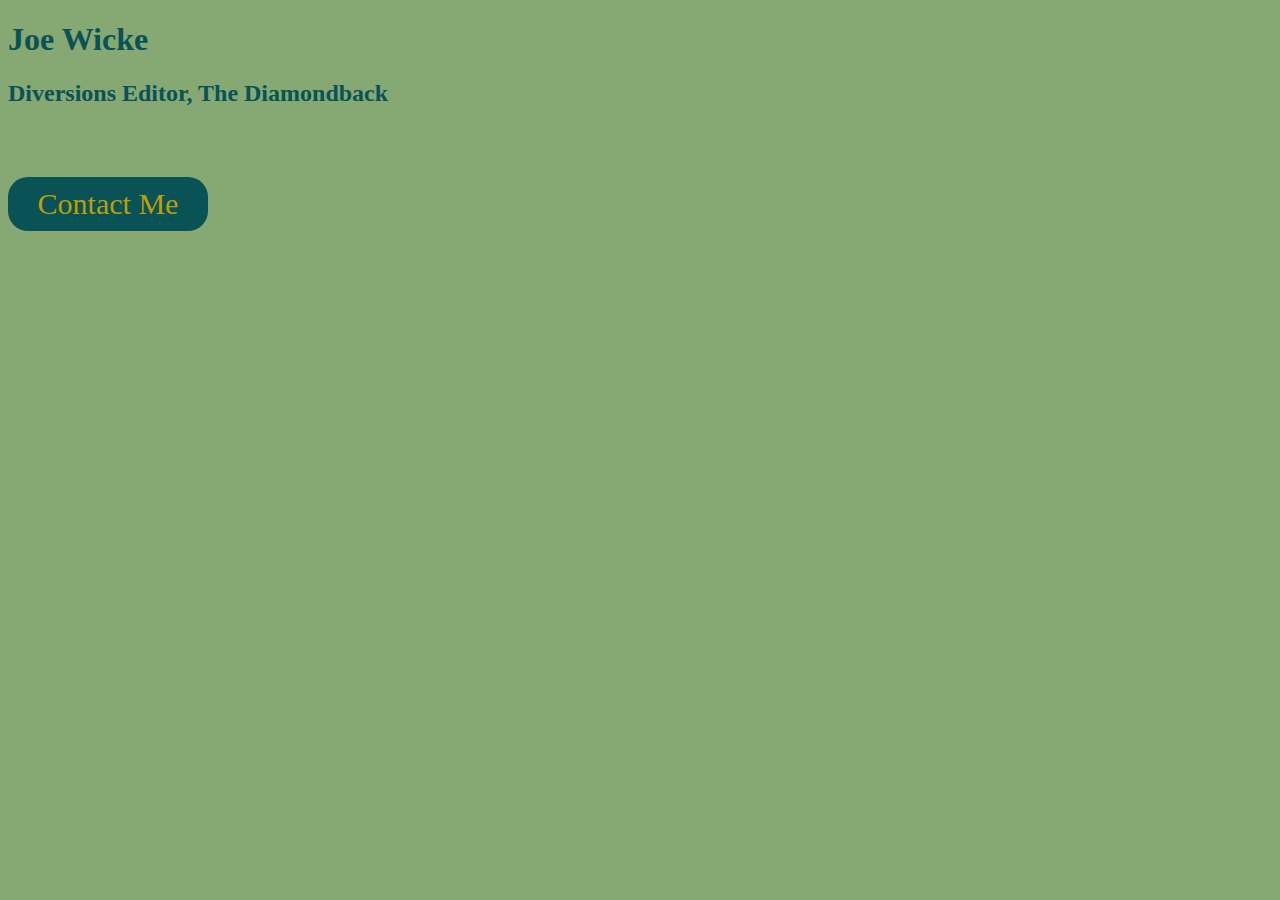
<file: contact-button-assignment/index.html>
<!doctype html>
<html lang="en">
    <head>
        <link href="style.css" rel="stylesheet" />
        <title>Joe Wicke Button</title>
    </head>

    <body>
        <h1>Joe Wicke</h1>
        <h2>Diversions Editor, The Diamondback</h2>
        <button>Contact Me</button>
    </body>
</html>
</file>
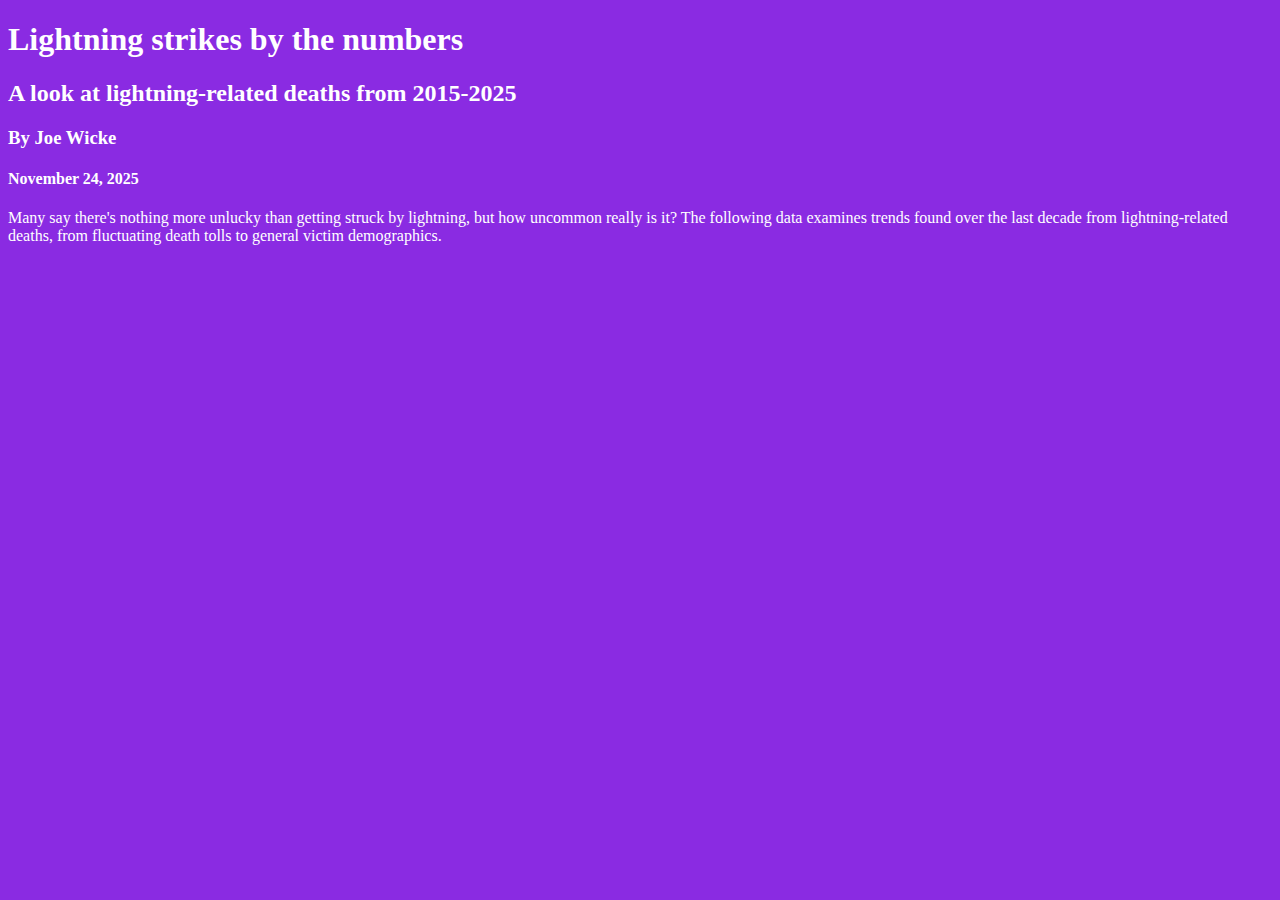
<file: data-viz-project/index.html>
<!doctype html>
<html lang="en">
    <head>
        <title>Joe Wicke's Data Story</title>

        <meta charset="utf-8" />

        <meta name="viewport" content="width=device-width, initial-scale=1, shrink-to-fit=no" />

        <!-- Bootstrap CSS -->
        <link
            href="https://cdn.jsdelivr.net/npm/bootstrap@5.3.8/dist/css/bootstrap.min.css"
            rel="stylesheet"
            integrity="sha384-sRIl4kxILFvY47J16cr9ZwB07vP4J8+LH7qKQnuqkuIAvNWLzeN8tE5YBujZqJLB"
            crossorigin="anonymous" />
        <link href="style.css" rel="stylesheet"/>
    </head>

    <body>
        <div id="article">
            <h1><strong>Lightning strikes by the numbers</strong></h1>

            <h2>A look at lightning-related deaths from 2015-2025</h2>

            <h3 id="byline">By Joe Wicke</h3>

            <h4 id="date">November 24, 2025</h4>

            <p>
                Many say there's nothing more unlucky than getting struck by lightning, but how uncommon really is it?
                The following data examines trends found over the last decade from lightning-related deaths, from
                fluctuating death tolls to general victim demographics.
            </p>

            <div class="flourish-embed flourish-chart" data-src="visualisation/26413435">
                <script src="https://public.flourish.studio/resources/embed.js"></script>
                <noscript
                    ><img
                        src="https://public.flourish.studio/visualisation/26413435/thumbnail"
                        width="100%"
                        alt="chart visualization"
                /></noscript>
            </div>

            <div class="flourish-embed flourish-chart" data-src="visualisation/26413702">
                <script src="https://public.flourish.studio/resources/embed.js"></script>
                <noscript
                    ><img
                        src="https://public.flourish.studio/visualisation/26413702/thumbnail"
                        width="100%"
                        alt="chart visualization"
                /></noscript>
            </div>
        </div>
    </body>
</html>
</file>
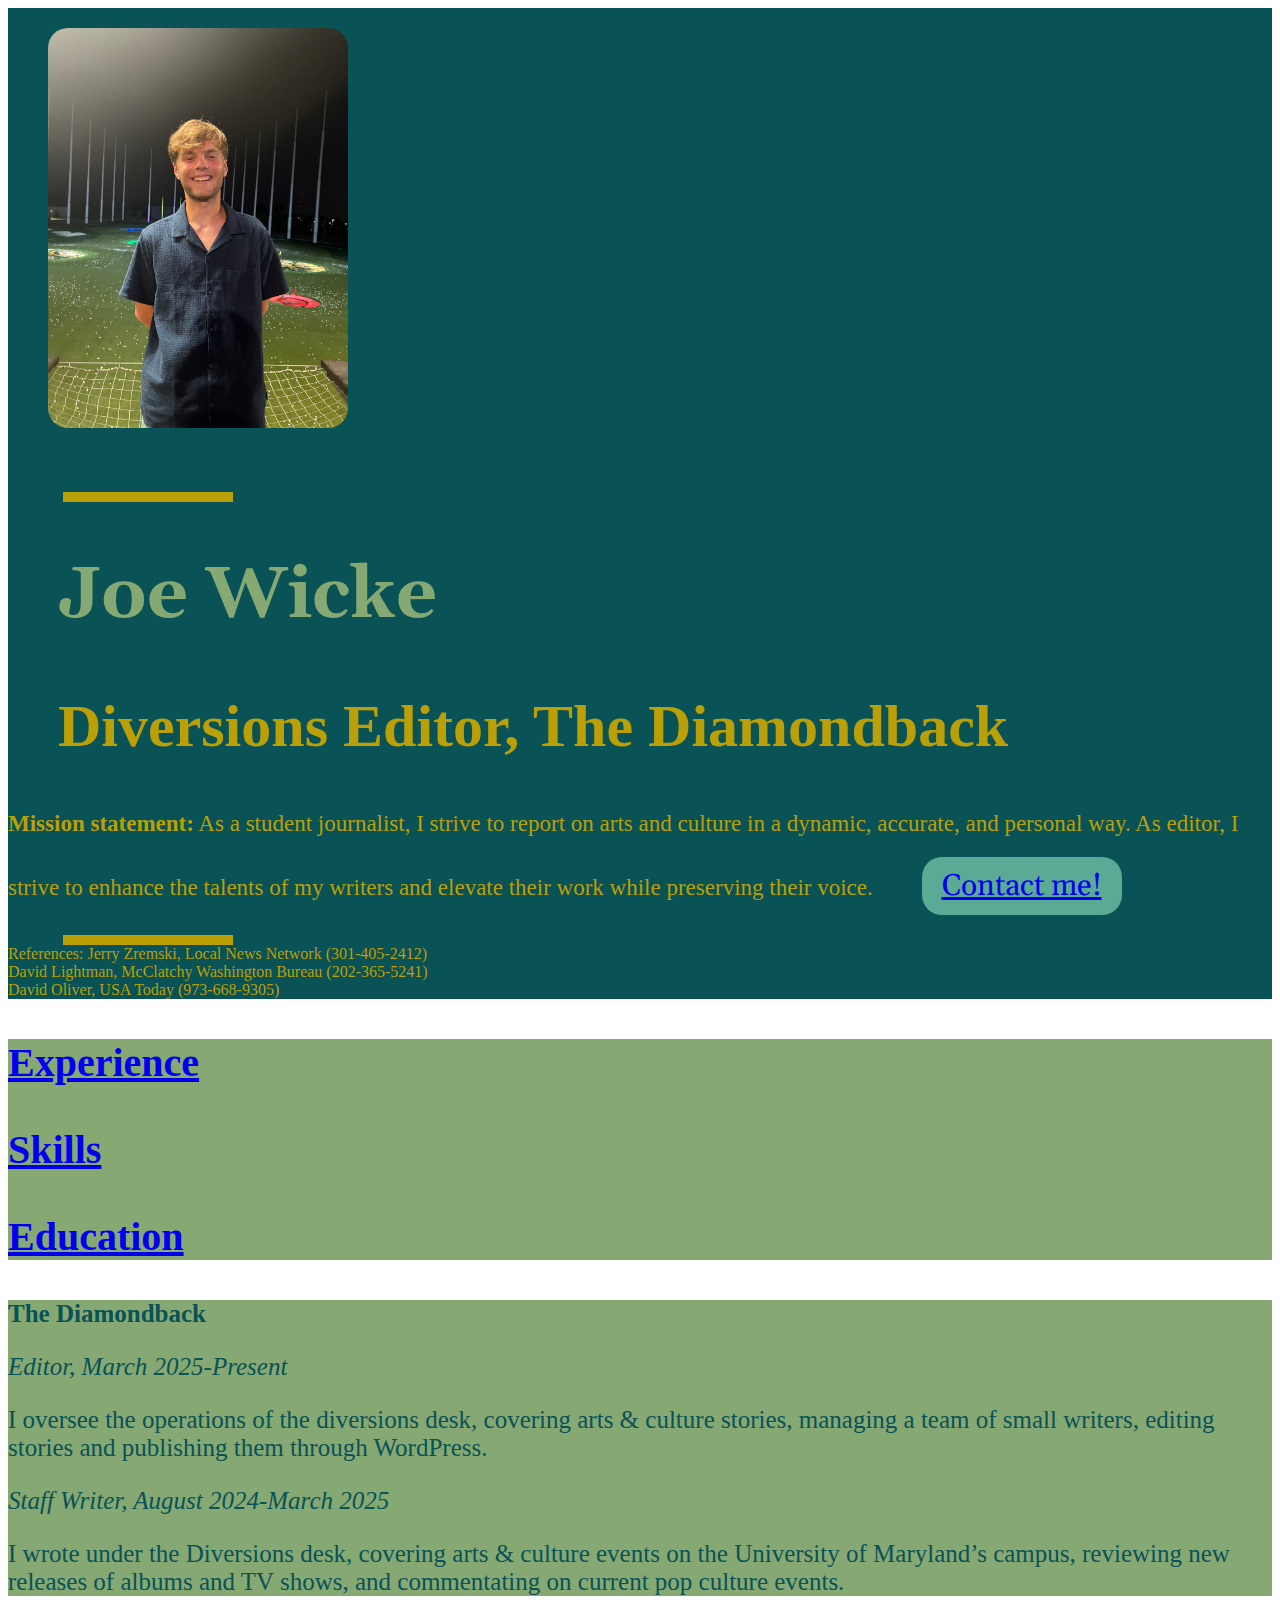
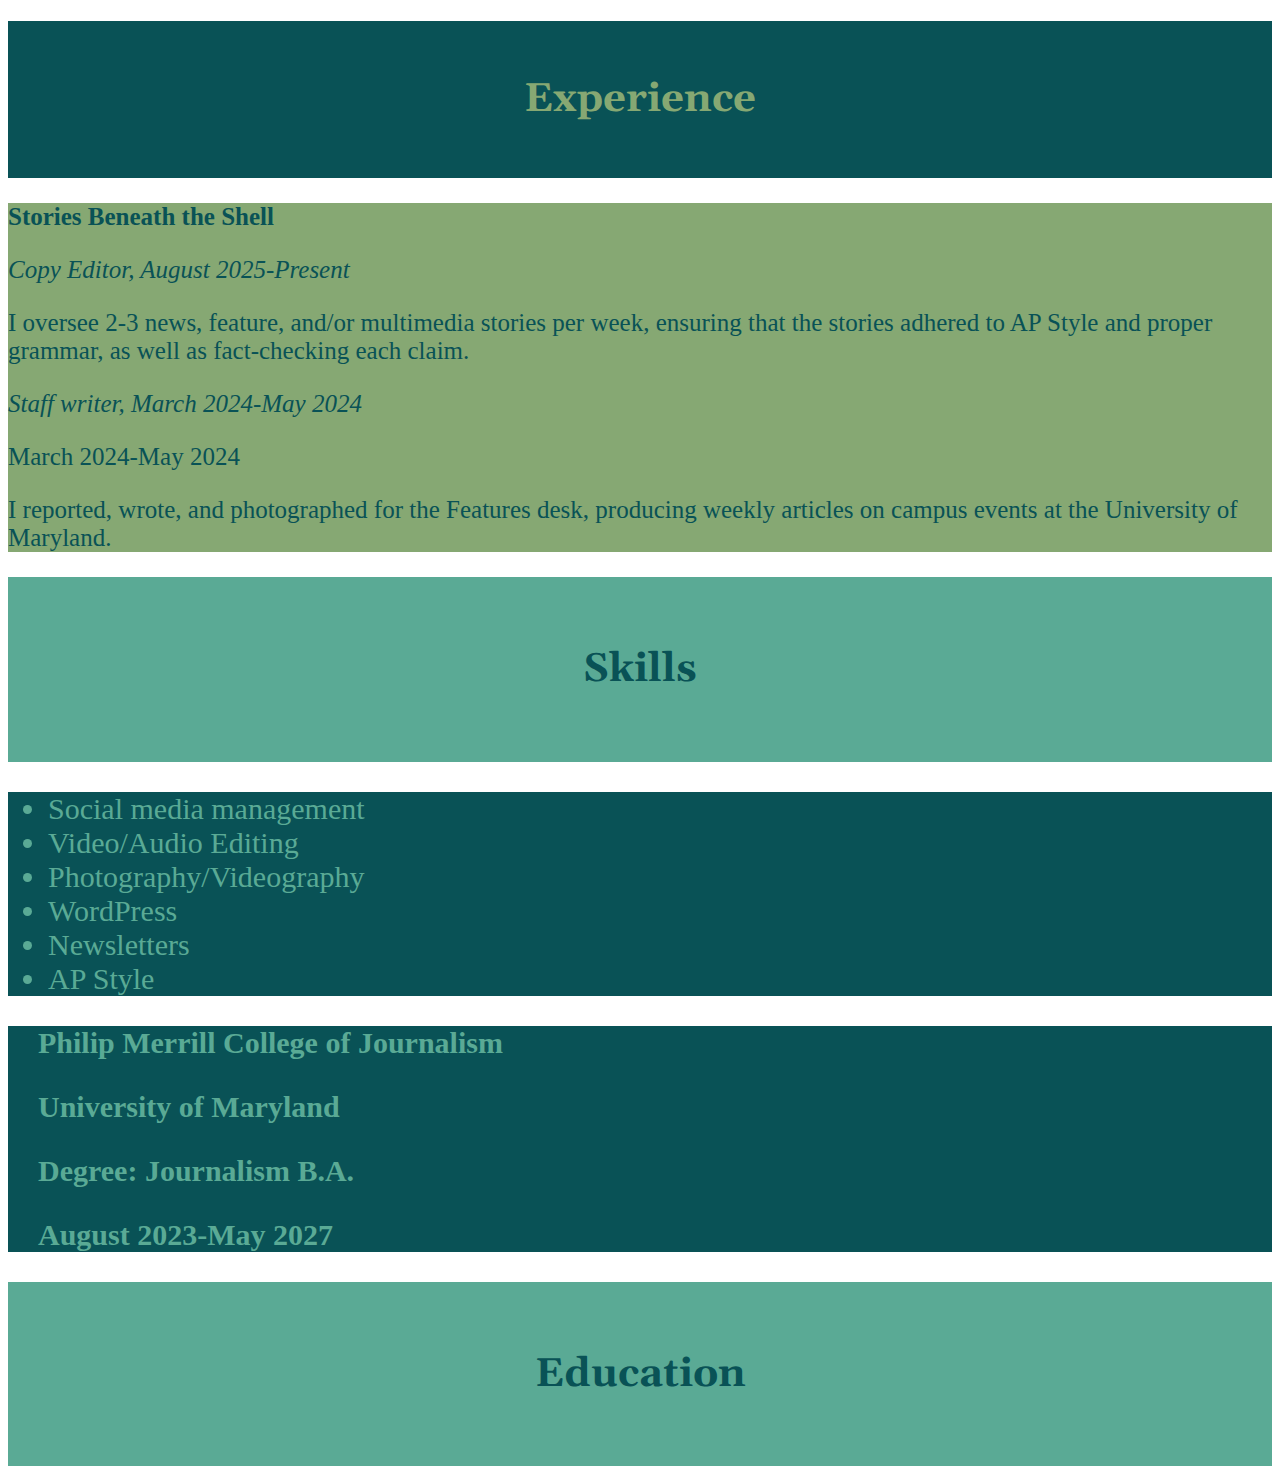
<file: engl398-portfolio/index.html>
<!doctype html>
<html lang="en">
    <head>
        <meta charset="UTF-8" />
        <meta name="viewport" content="width=device-width, initial-scale=1" />

        <title>Joe Wicke Portfolio</title>

        <link
            href="https://cdn.jsdelivr.net/npm/bootstrap@5.3.8/dist/css/bootstrap.min.css"
            rel="stylesheet"
            integrity="sha384-sRIl4kxILFvY47J16cr9ZwB07vP4J8+LH7qKQnuqkuIAvNWLzeN8tE5YBujZqJLB"
            crossorigin="anonymous" />

        <link rel="preconnect" href="https://fonts.googleapis.com" />
        <link rel="preconnect" href="https://fonts.gstatic.com" crossorigin />
        <link
            href="https://fonts.googleapis.com/css2?family=Brygada+1918:ital,wght@0,400..700;1,400..700&family=Gelasio:ital,wght@0,400..700;1,400..700&display=swap"
            rel="stylesheet" />

        <link href="style.css" rel="stylesheet" />
    </head>

    <body>
        <div class="container-fluid" id="main-page-info">
            <div class="row">
                <div class="col-sm-6">
                    <img src="Joe-Wicke.jpg" id="headshot" />
                </div>

                <div class="col-sm-6" id="name-title">
                    <div class="rectangle"></div>
                    <h1>Joe Wicke</h1>
                    <h2>Diversions Editor, The Diamondback</h2>
                    <h7><strong>Mission statement:</strong> As a student journalist, I strive to report on arts and culture in a dynamic, accurate, and personal way. As editor, I strive to enhance the talents of my writers and elevate their work while preserving their voice. </h7>
                    <button id="button"><a href="mailto:jswicke@terpmail.umd.edu">Contact me!</a></button>
                    <div class="rectangle"></div>
                </div>
            </div>
            <footer>
                References: Jerry Zremski, Local News Network (301-405-2412)
                <br>David Lightman, McClatchy Washington Bureau (202-365-5241)
                <br>David Oliver, USA Today (973-668-9305)
            </footer>
        </div>

        <div class="container-fluid" id="navigation">
            <div class="row">
                <div class="col-sm-4" nav>
                    <h3 id="experience"><a href="#experience-section">Experience</a></h3>
                </div>
                <div class="col-sm-4" nav>
                    <h3 id="skills"><a href="#skills-section">Skills</a></h3>
                </div>
                <div class="col-sm-4" nav>
                    <h3 id="education"><a href="#education-section">Education</a></h3>
                </div>
            </div>
        </div>

        <div class="container-fluid" id="experience-section">
            <div class="row">
                <div class="col-sm-4" id="dbk">
                    <p><strong>The Diamondback</strong></p>
                    <p><em>Editor, March 2025-Present</em></p>
                    <p>
                        I oversee the operations of the diversions desk, covering arts & culture stories, managing a
                        team of small writers, editing stories and publishing them through WordPress.
                    </p>
                    <p><em>Staff Writer, August 2024-March 2025</em></p>

                    <p>
                        I wrote under the Diversions desk, covering arts & culture events on the University of
                        Maryland’s campus, reviewing new releases of albums and TV shows, and commentating on current
                        pop culture events.
                    </p>
                </div>
                <div class="col-sm-4" id="exp-title">
                    <h4>Experience</h4>
                </div>
                <div class="col-sm-4" id="sbs">
                    <p><strong>Stories Beneath the Shell</strong></p>
                    <p><em>Copy Editor, August 2025-Present</em></p>
                    <p>
                        I oversee 2-3 news, feature, and/or multimedia stories per week, ensuring that the stories
                        adhered to AP Style and proper grammar, as well as fact-checking each claim.
                    </p>
                    <p><em>Staff writer, March 2024-May 2024</em></p>
                    <p>March 2024-May 2024</p>
                    <p>
                        I reported, wrote, and photographed for the Features desk, producing weekly articles on campus
                        events at the University of Maryland.
                    </p>
                </div>
            </div>
        </div>

        <div class="container-fluid" id="skills-section">
            <div class="row">
                <div class="col-sm-6" id="skills-title">
                    <h5>Skills</h5>
                </div>
                <div class="col-sm-6" id="skills-list">
                    <ul>
                        <li>Social media management</li>
                        <li>Video/Audio Editing</li>
                        <li>Photography/Videography</li>
                        <li>WordPress</li>
                        <li>Newsletters</li>
                        <li>AP Style</li>
                    </ul>
                </div>
            </div>
        </div>

        <div class="container-fluid" id="education-section">
            <div class="row">
                <div class="col-sm-6" id="education-info">
                    <h6>Philip Merrill College of Journalism</h6>
                    <h6>University of Maryland</h6>
                    <h6>Degree: Journalism B.A.</h6>
                    <h6>August 2023-May 2027</h6>
                </div>

                <div class="col-sm-6" id="education-title">
                    <h5>Education</h5>
                </div>
            </div>
        </div>
    </body>
</html>
</file>
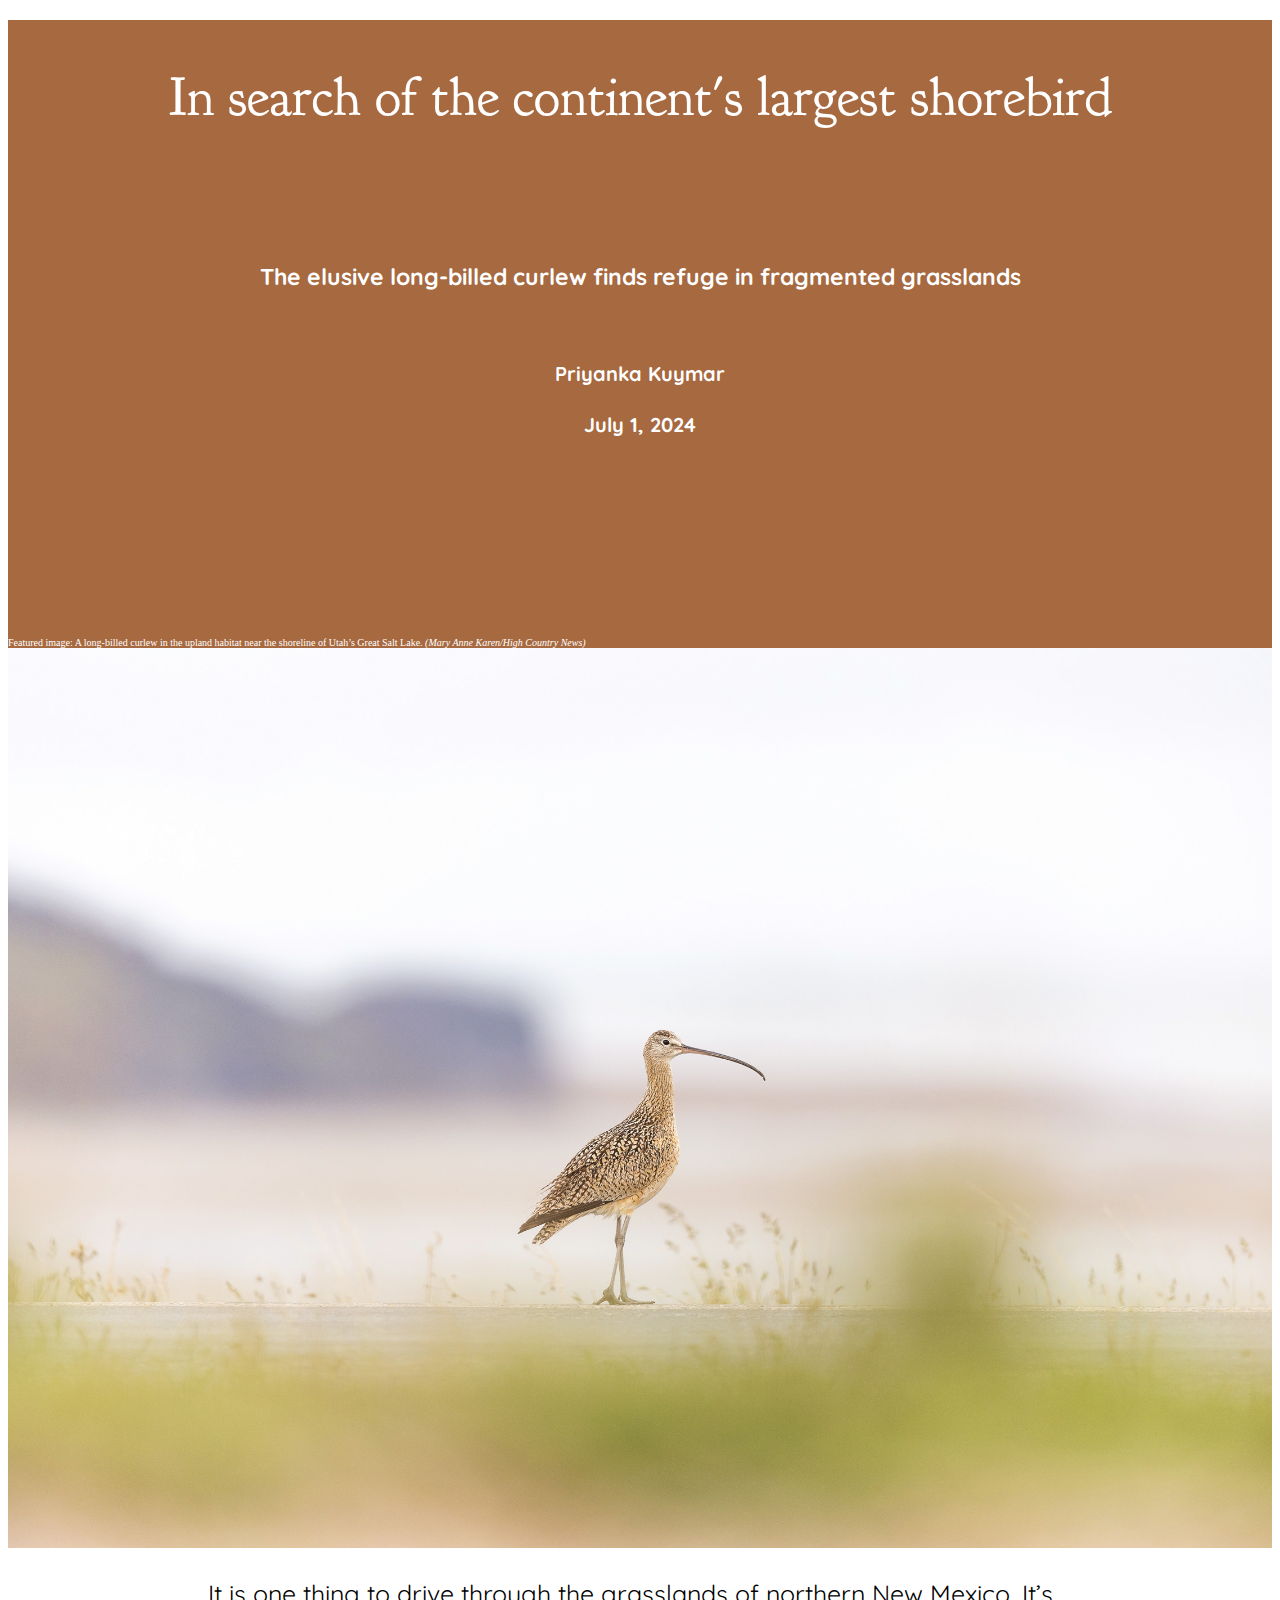
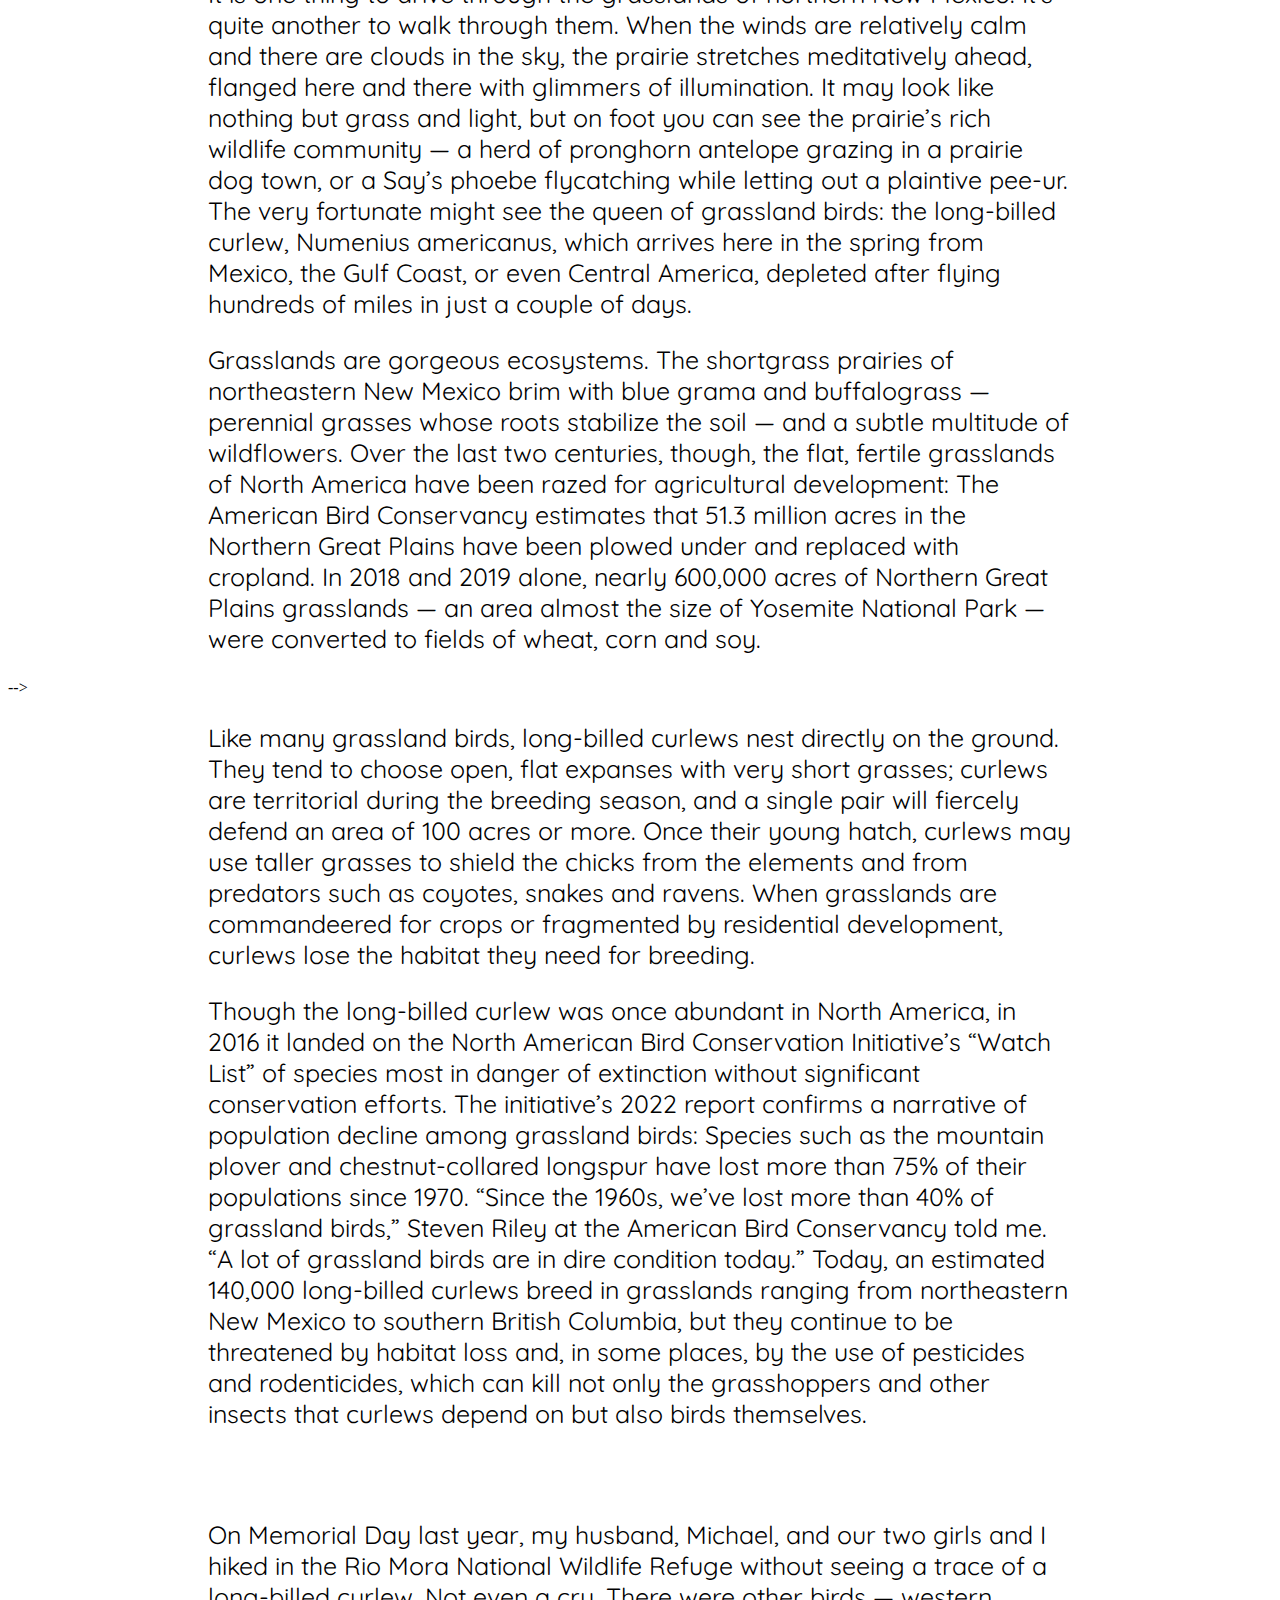
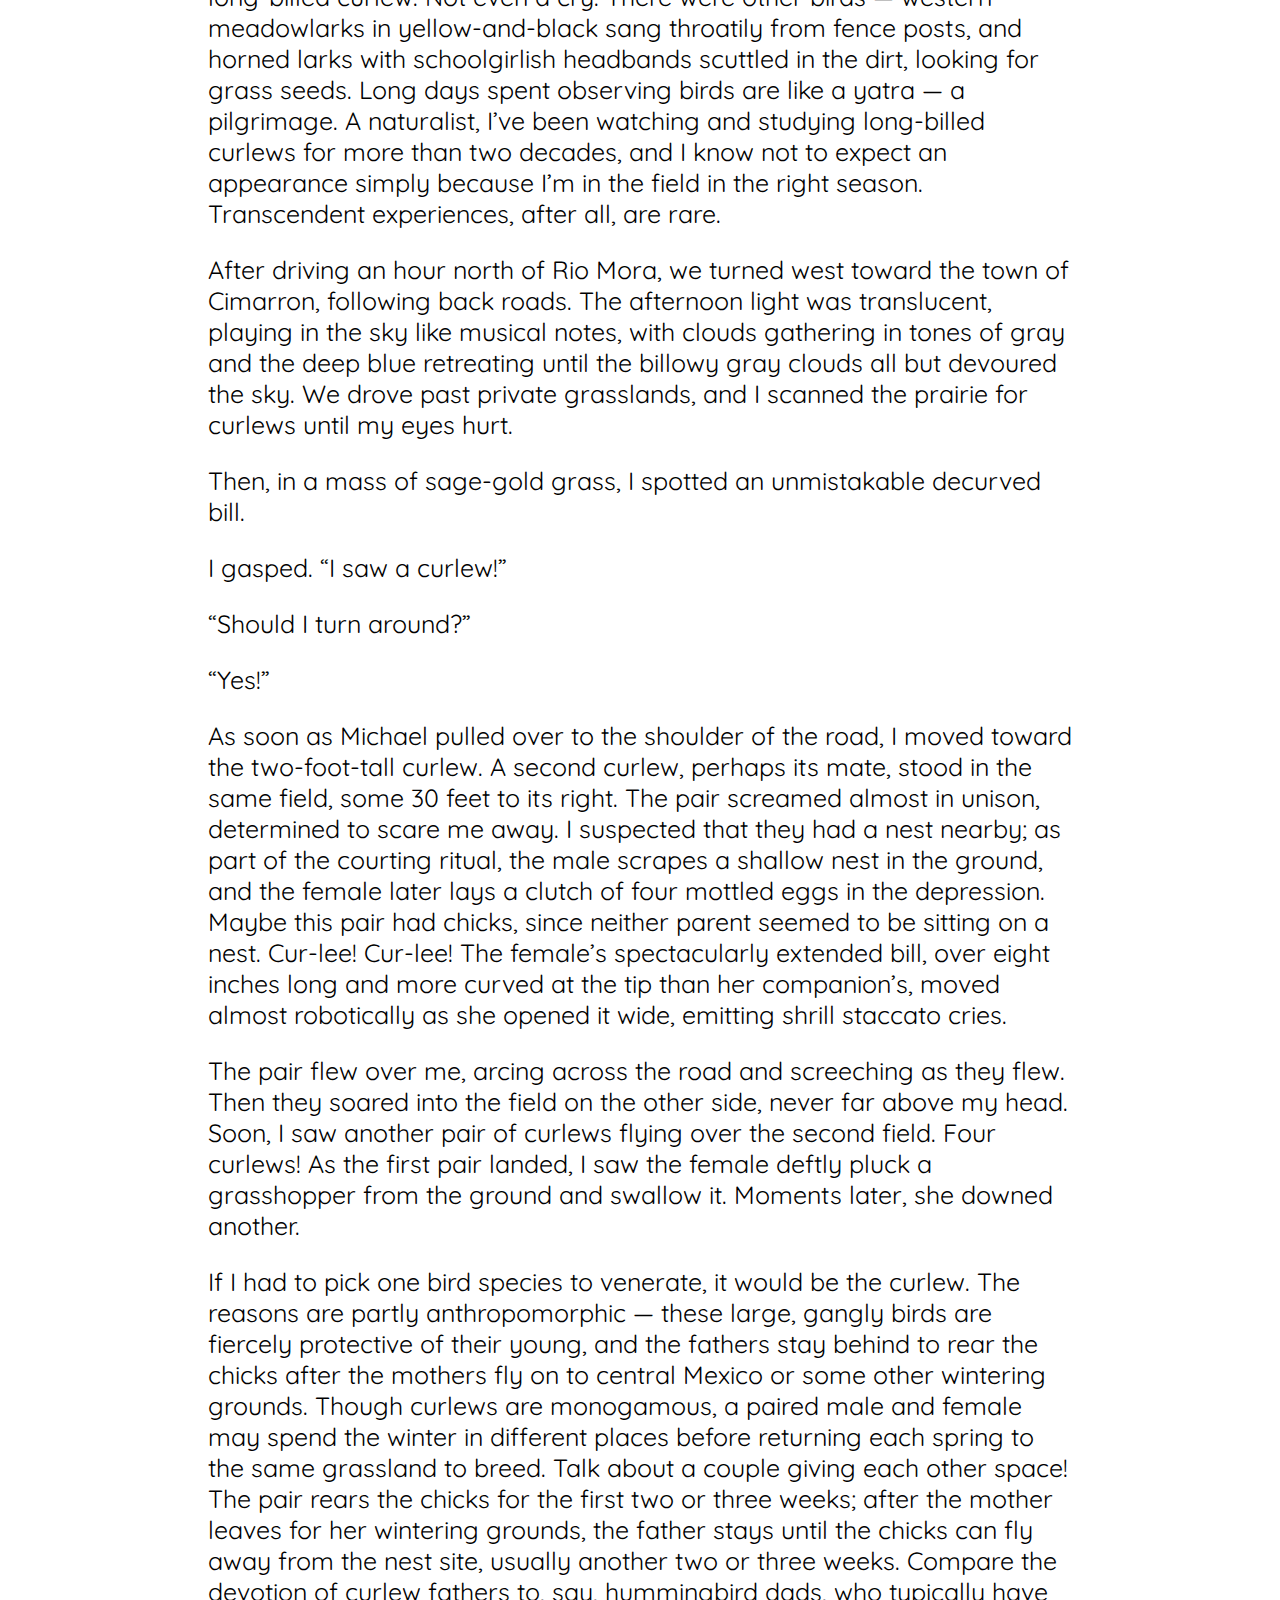
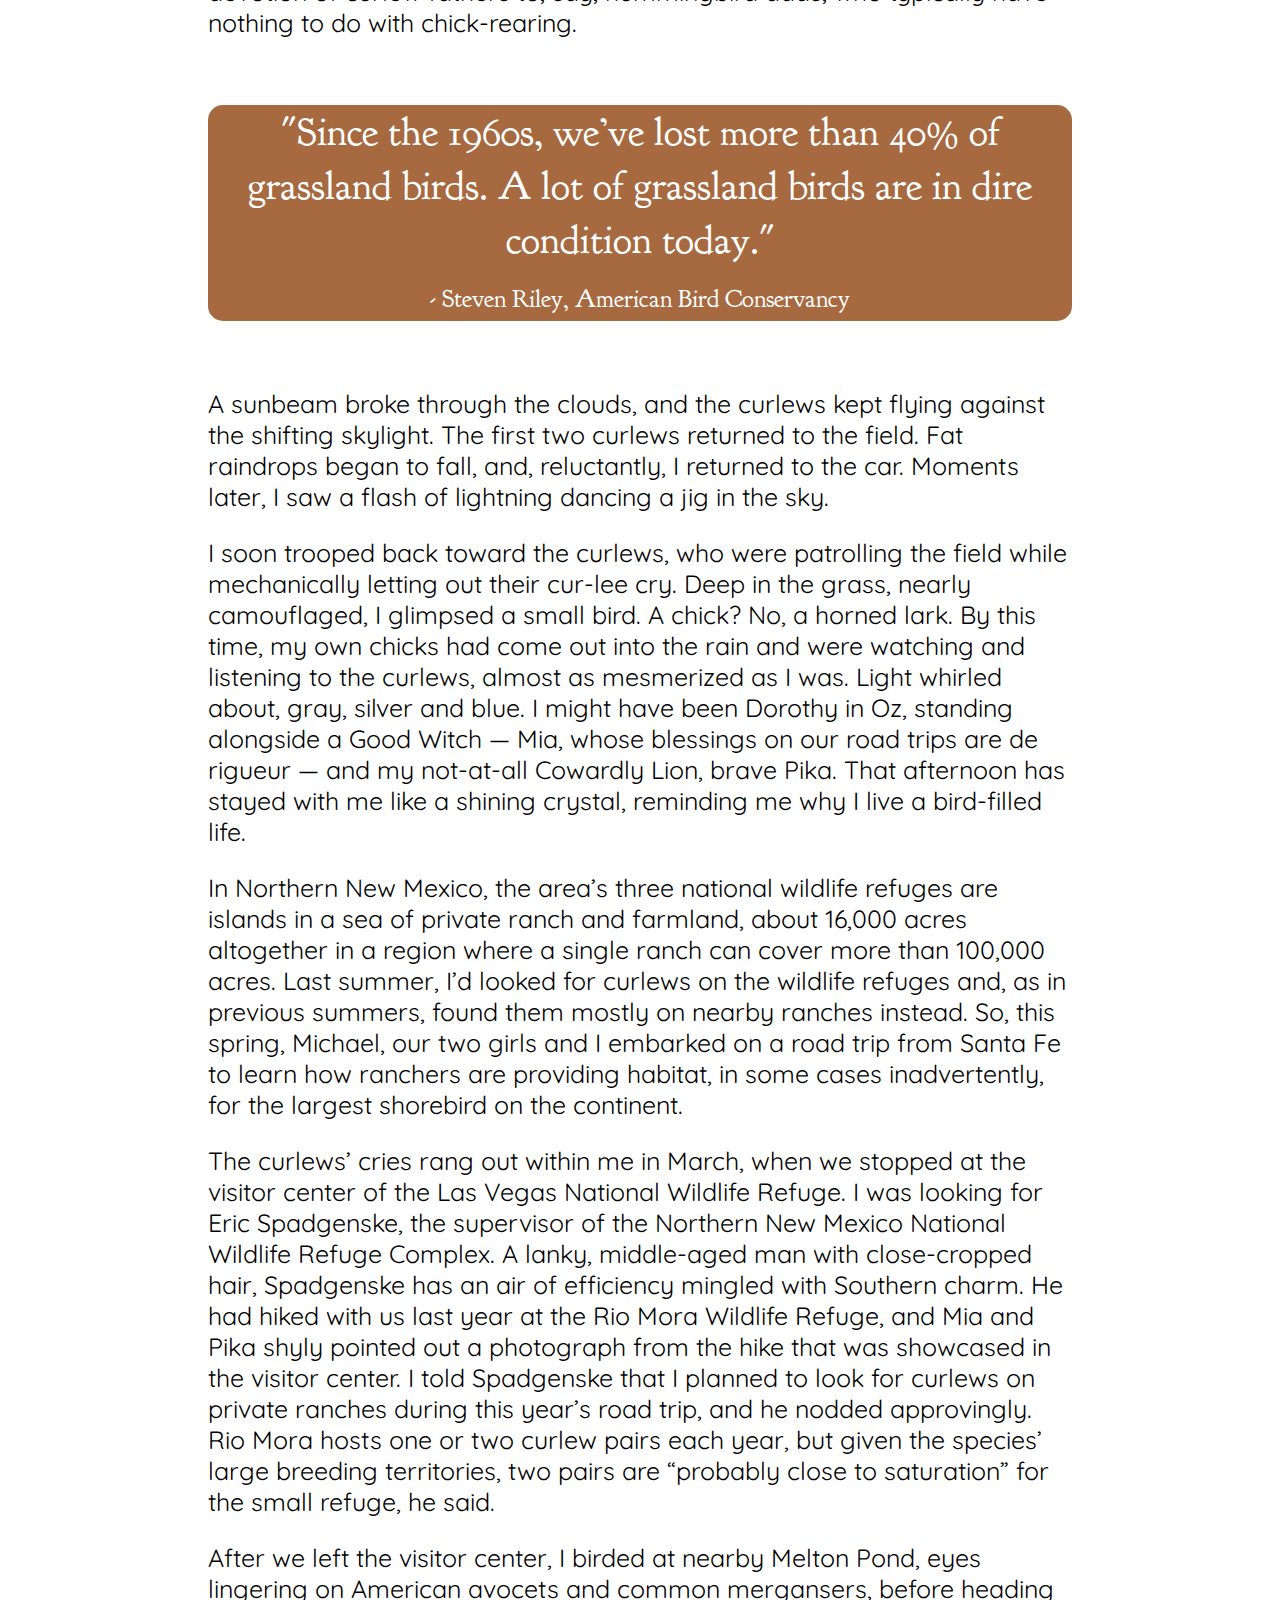
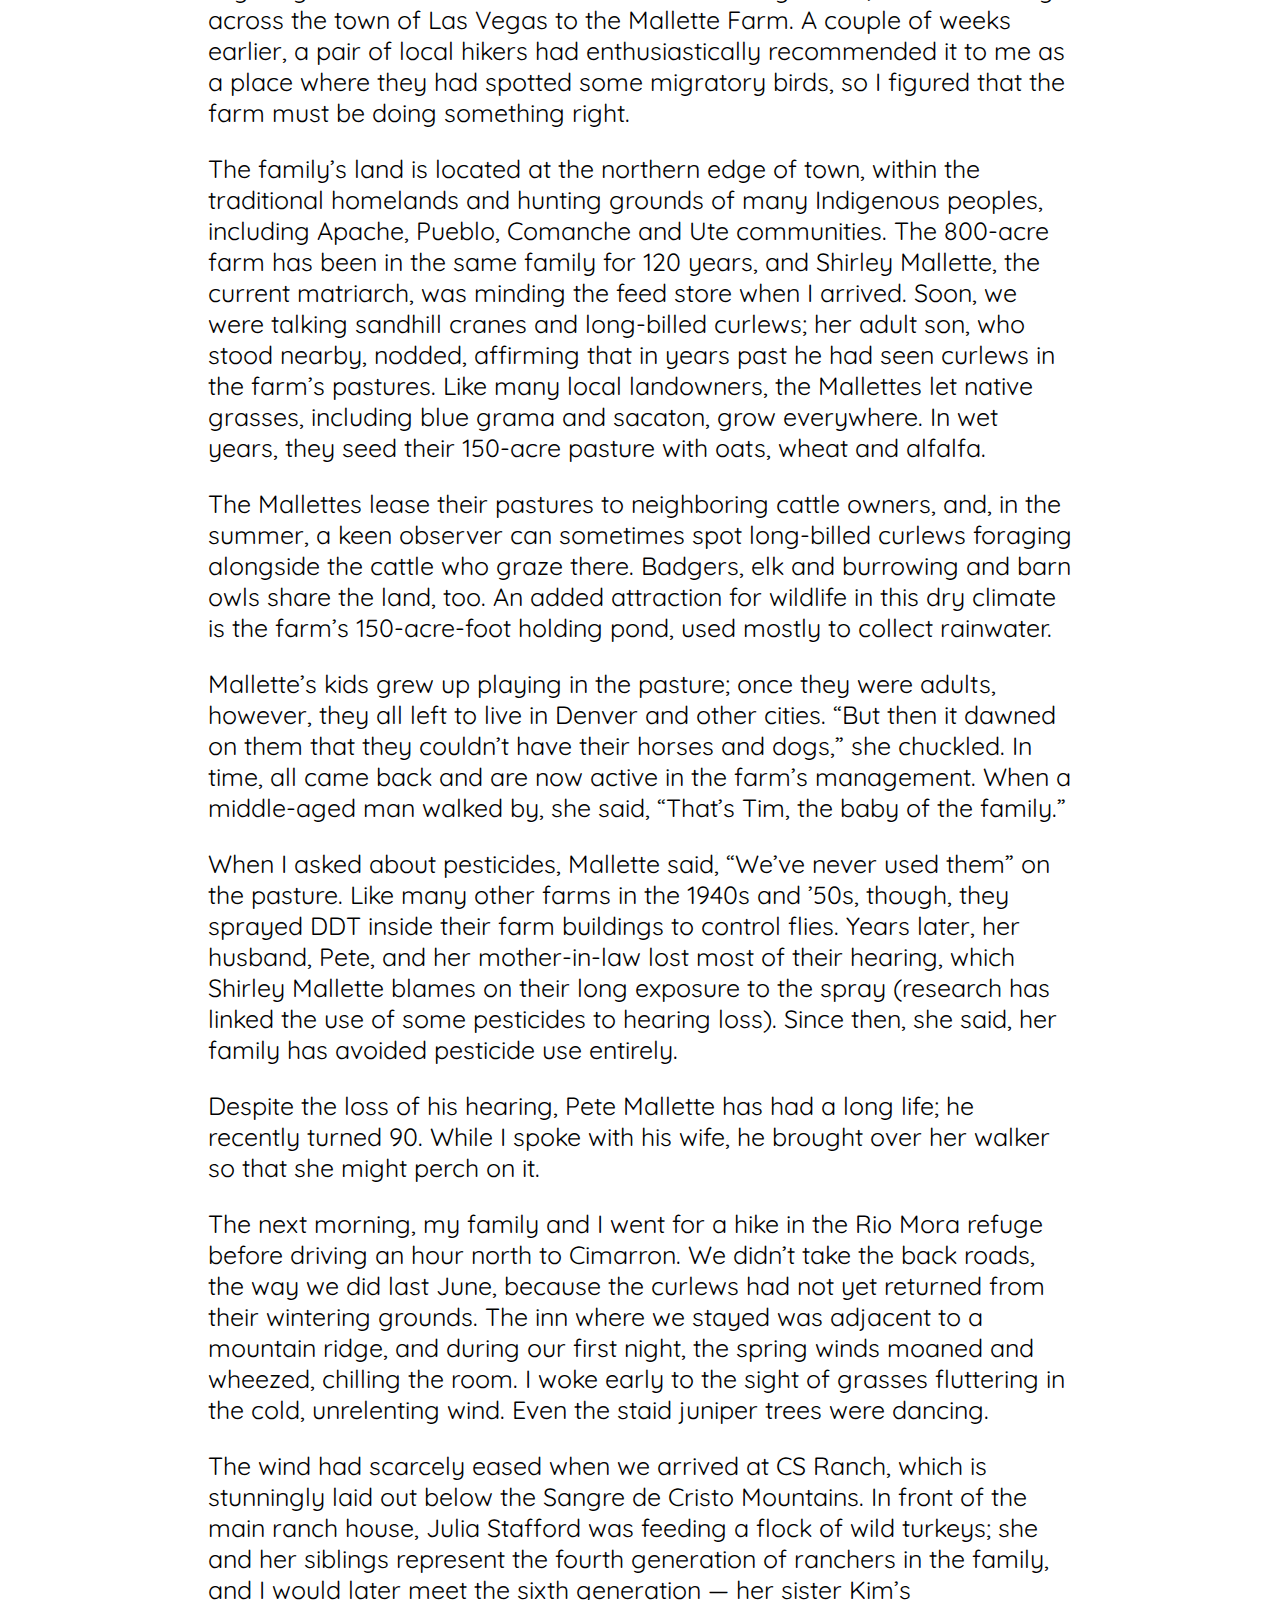
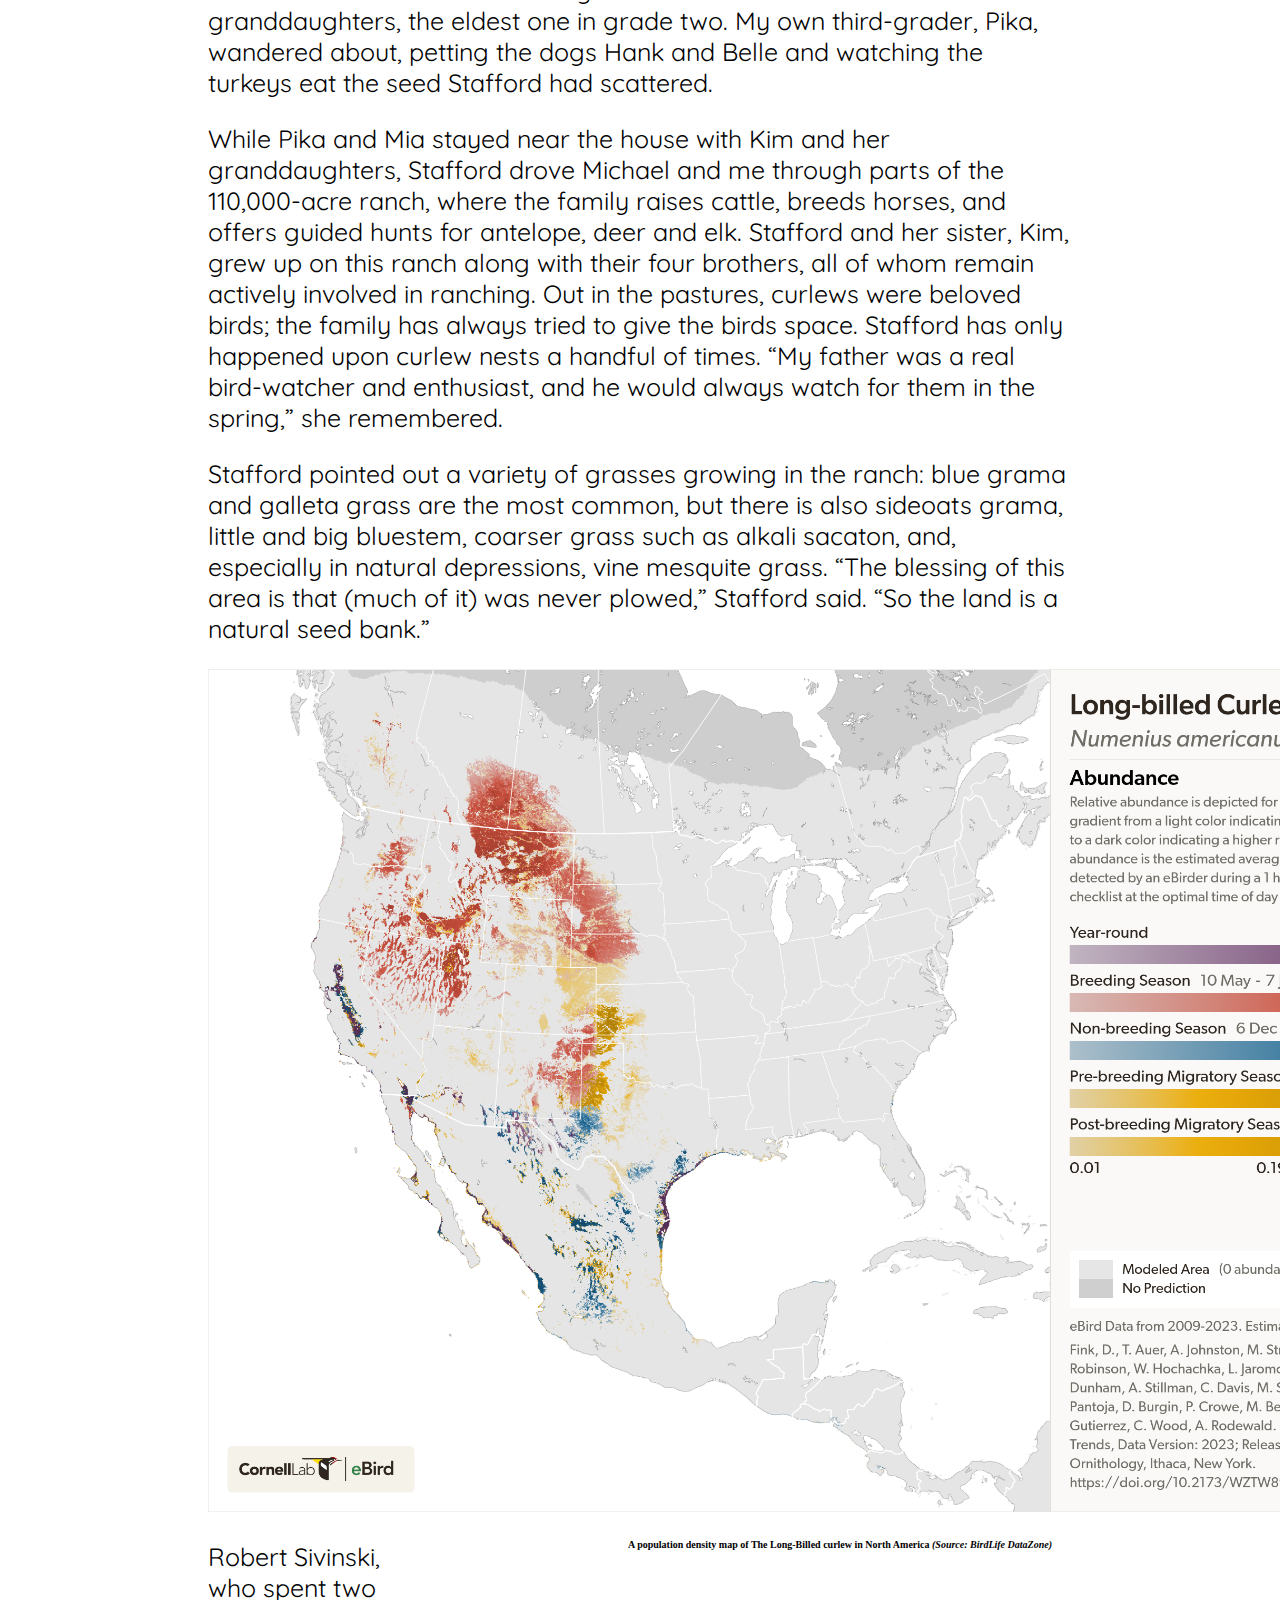
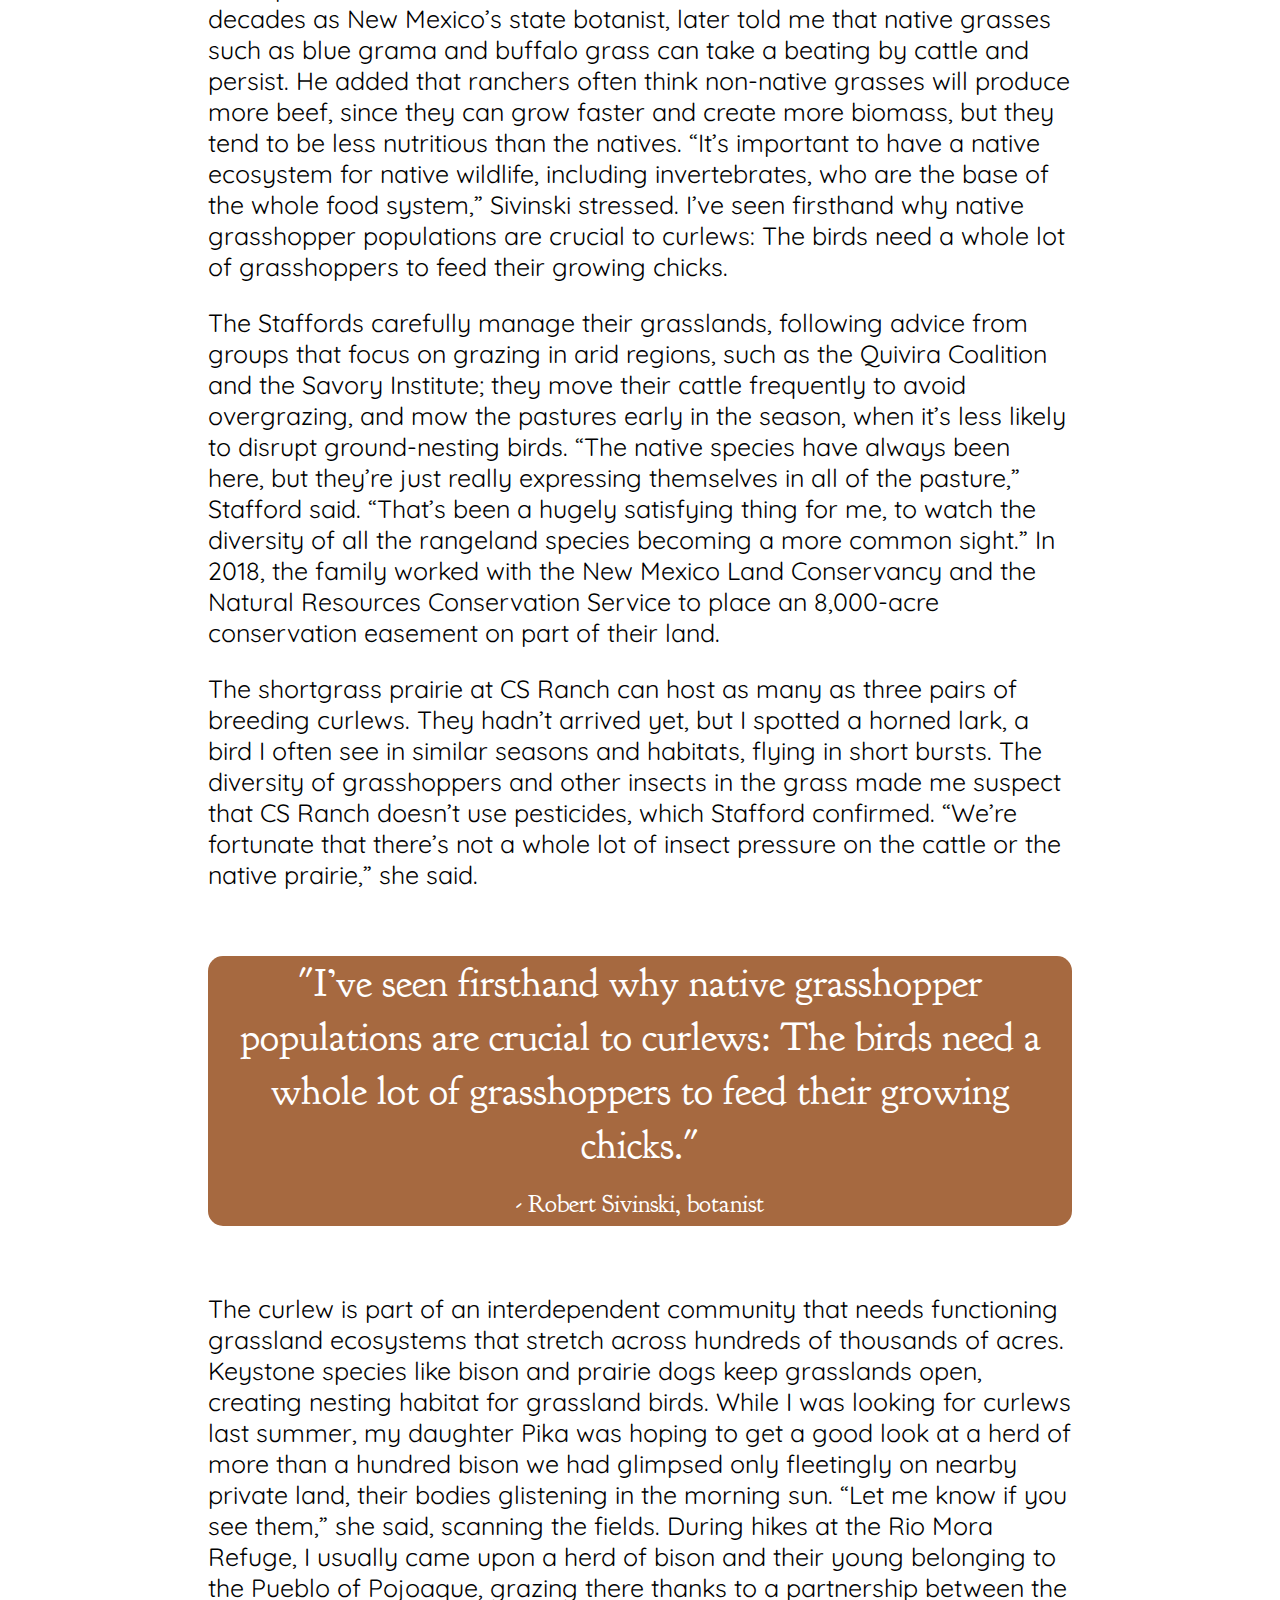
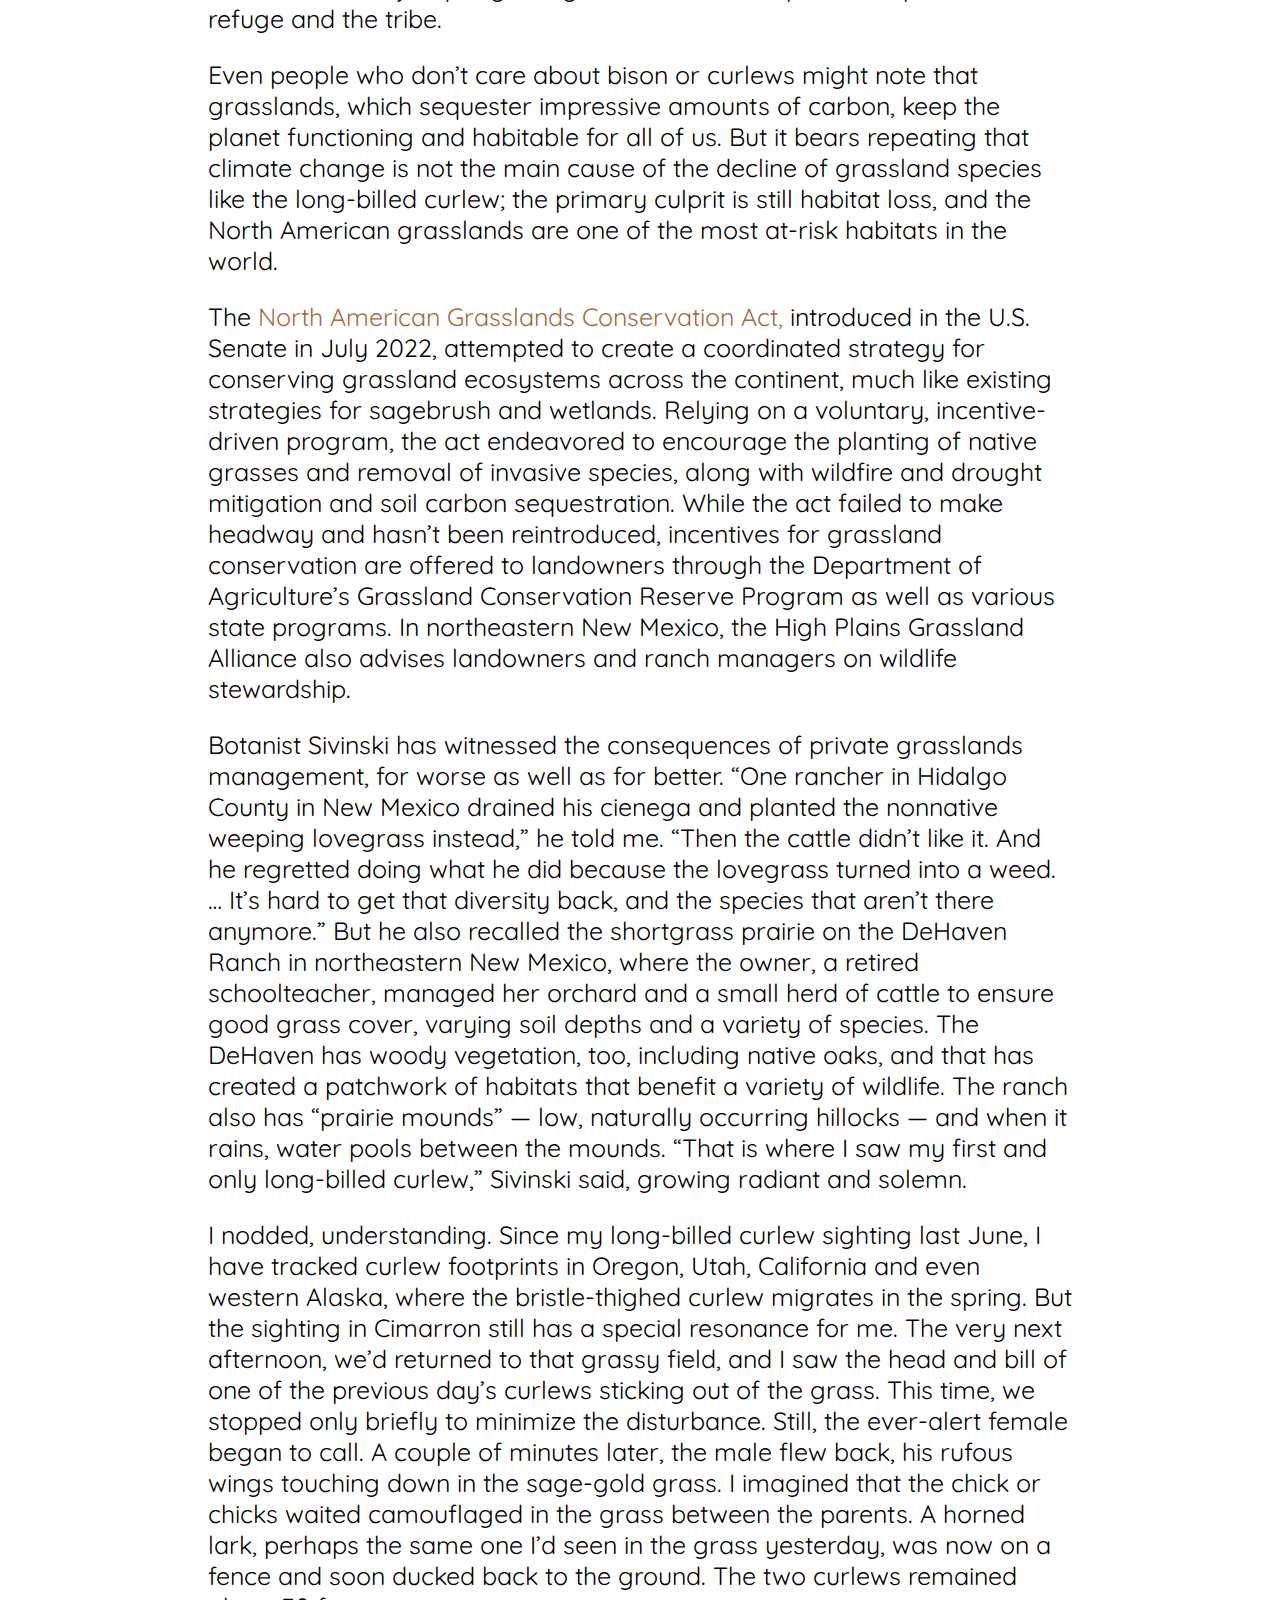
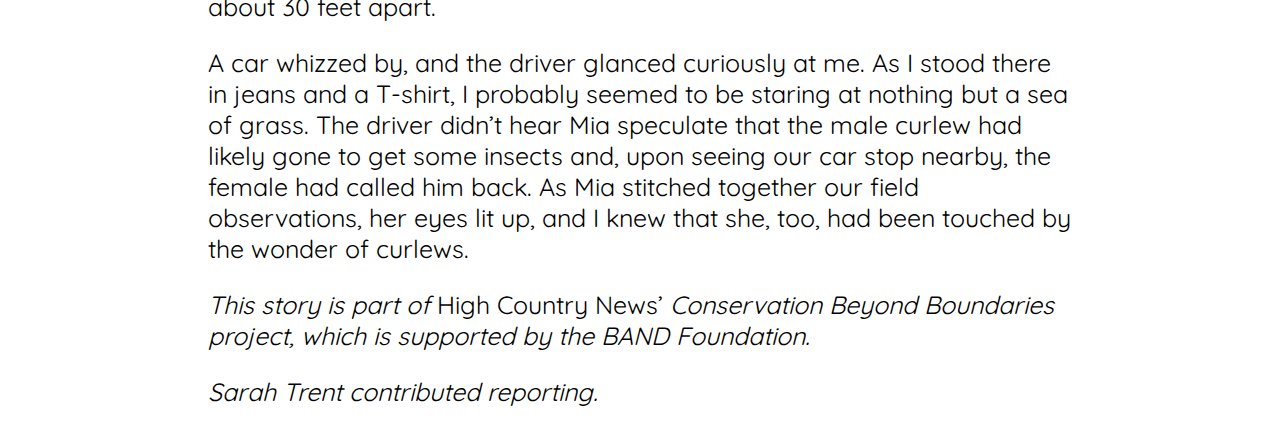
<file: final-project/index.html>
<!doctype html>
<html lang="en">
    <head>
        <title>Joe Wicke final project</title>

        <meta charset="utf-8" />
        <meta name="viewport" content="width=device-width, initial-scale=1, shrink-to-fit=no" />

        <!-- Bootstrap CSS -->
        <link
            href="https://cdn.jsdelivr.net/npm/bootstrap@5.3.8/dist/css/bootstrap.min.css"
            rel="stylesheet"
            integrity="sha384-sRIl4kxILFvY47J16cr9ZwB07vP4J8+LH7qKQnuqkuIAvNWLzeN8tE5YBujZqJLB"
            crossorigin="anonymous" />

        <link rel="preconnect" href="https://fonts.googleapis.com" />
        <link rel="preconnect" href="https://fonts.gstatic.com" crossorigin />
        <link
            href="https://fonts.googleapis.com/css2?family=Goudy+Bookletter+1911&family=Lato:ital,wght@0,100;0,300;0,400;0,700;0,900;1,100;1,300;1,400;1,700;1,900&family=Quicksand:wght@300..700&display=swap"
            rel="stylesheet" />

        <link href="style.css" rel="stylesheet" />
    </head>

    <body>
        <div class="container-fluid" id="topper">
            <div class="row">
                <div class="col-sm-6">
                    <h1 id="headline">In search of the continent's largest shorebird</h1>
                    <h2 id="caption">The elusive long-billed curlew finds refuge in fragmented grasslands</h2>
                    <h3 id="byline">Priyanka Kuymar</h3>
                    <h4 id="dateline">July 1, 2024</h4>
                    <footer>
                        <h7>
                            Featured image: A long-billed curlew in the upland habitat near the shoreline of Utah’s
                            Great Salt Lake. <em>(Mary Anne Karen/High Country News)</em>
                        </h7>
                    </footer>
                </div>
                <div class="col-sm-6" id="imgcol"></div>
            </div>
        </div>
        <div class="container-fluid body-text">
            <div class="row">
                <div class="col">
                    <p>
                        It is one thing to drive through the grasslands of northern New Mexico. It’s quite another to
                        walk through them. When the winds are relatively calm and there are clouds in the sky, the
                        prairie stretches meditatively ahead, flanged here and there with glimmers of illumination. It
                        may look like nothing but grass and light, but on foot you can see the prairie’s rich wildlife
                        community — a herd of pronghorn antelope grazing in a prairie dog town, or a Say’s phoebe
                        flycatching while letting out a plaintive pee-ur. The very fortunate might see the queen of
                        grassland birds: the long-billed curlew, Numenius americanus, which arrives here in the spring
                        from Mexico, the Gulf Coast, or even Central America, depleted after flying hundreds of miles in
                        just a couple of days.
                    </p>
                    <p>
                        Grasslands are gorgeous ecosystems. The shortgrass prairies of northeastern New Mexico brim with
                        blue grama and buffalograss — perennial grasses whose roots stabilize the soil — and a subtle
                        multitude of wildflowers. Over the last two centuries, though, the flat, fertile grasslands of
                        North America have been razed for agricultural development: The American Bird Conservancy
                        estimates that 51.3 million acres in the Northern Great Plains have been plowed under and
                        replaced with cropland. In 2018 and 2019 alone, nearly 600,000 acres of Northern Great Plains
                        grasslands — an area almost the size of Yosemite National Park — were converted to fields of
                        wheat, corn and soy.
                    </p>
                    <!-- <img id="gallery1" src="grasslands-1.webp" />-->
                </div>
            </div>
        </div>
        <div class="container-fluid">
            <div class="row">
                <div class="col">
                    <div class="flourish-embed" data-src="story/3506130">
                        <script src="https://public.flourish.studio/resources/embed.js"></script>
                        <noscript
                            ><img
                                src="https://public.flourish.studio/story/3506130/thumbnail"
                                width="100%"
                                alt="visualization"
                        /></noscript>
                    </div>
                </div>
            </div>
        </div>
        -->
        <div class="container-fluid body-text">
            <div class="row">
                <div class="col">
                    <p>
                        Like many grassland birds, long-billed curlews nest directly on the ground. They tend to choose
                        open, flat expanses with very short grasses; curlews are territorial during the breeding season,
                        and a single pair will fiercely defend an area of 100 acres or more. Once their young hatch,
                        curlews may use taller grasses to shield the chicks from the elements and from predators such as
                        coyotes, snakes and ravens. When grasslands are commandeered for crops or fragmented by
                        residential development, curlews lose the habitat they need for breeding.
                    </p>
                    <p>
                        Though the long-billed curlew was once abundant in North America, in 2016 it landed on the North
                        American Bird Conservation Initiative’s “Watch List” of species most in danger of extinction
                        without significant conservation efforts. The initiative’s 2022 report confirms a narrative of
                        population decline among grassland birds: Species such as the mountain plover and
                        chestnut-collared longspur have lost more than 75% of their populations since 1970. “Since the
                        1960s, we’ve lost more than 40% of grassland birds,” Steven Riley at the American Bird
                        Conservancy told me. “A lot of grassland birds are in dire condition today.” Today, an estimated
                        140,000 long-billed curlews breed in grasslands ranging from northeastern New Mexico to southern
                        British Columbia, but they continue to be threatened by habitat loss and, in some places, by the
                        use of pesticides and rodenticides, which can kill not only the grasshoppers and other insects
                        that curlews depend on but also birds themselves.
                    </p>
                </div>
            </div>
        </div>
        <div class="container-fluid">
            <div class="row">
                <div class="col">
                    <div class="flourish-embed flourish-chart" data-src="visualisation/26815153">
                        <script src="https://public.flourish.studio/resources/embed.js"></script>
                        <noscript
                            ><img
                                src="https://public.flourish.studio/visualisation/26815153/thumbnail"
                                width="100%"
                                alt="chart visualization"
                        /></noscript>
                    </div>
                </div>
            </div>
            <div class="container-fluid body-text">
                <div class="row">
                    <div class="col">
                        <p>
                            On Memorial Day last year, my husband, Michael, and our two girls and I hiked in the Rio
                            Mora National Wildlife Refuge without seeing a trace of a long-billed curlew. Not even a
                            cry. There were other birds — western meadowlarks in yellow-and-black sang throatily from
                            fence posts, and horned larks with schoolgirlish headbands scuttled in the dirt, looking for
                            grass seeds. Long days spent observing birds are like a yatra — a pilgrimage. A naturalist,
                            I’ve been watching and studying long-billed curlews for more than two decades, and I know
                            not to expect an appearance simply because I’m in the field in the right season.
                            Transcendent experiences, after all, are rare.
                        </p>
                        <p>
                            After driving an hour north of Rio Mora, we turned west toward the town of Cimarron,
                            following back roads. The afternoon light was translucent, playing in the sky like musical
                            notes, with clouds gathering in tones of gray and the deep blue retreating until the billowy
                            gray clouds all but devoured the sky. We drove past private grasslands, and I scanned the
                            prairie for curlews until my eyes hurt.
                        </p>
                        <p>Then, in a mass of sage-gold grass, I spotted an unmistakable decurved bill.</p>
                        <p>I gasped. “I saw a curlew!”</p>
                        <p>“Should I turn around?”</p>
                        <p>“Yes!”</p>
                        <p>
                            As soon as Michael pulled over to the shoulder of the road, I moved toward the two-foot-tall
                            curlew. A second curlew, perhaps its mate, stood in the same field, some 30 feet to its
                            right. The pair screamed almost in unison, determined to scare me away. I suspected that
                            they had a nest nearby; as part of the courting ritual, the male scrapes a shallow nest in
                            the ground, and the female later lays a clutch of four mottled eggs in the depression. Maybe
                            this pair had chicks, since neither parent seemed to be sitting on a nest. Cur-lee! Cur-lee!
                            The female’s spectacularly extended bill, over eight inches long and more curved at the tip
                            than her companion’s, moved almost robotically as she opened it wide, emitting shrill
                            staccato cries.
                        </p>
                        <p>
                            The pair flew over me, arcing across the road and screeching as they flew. Then they soared
                            into the field on the other side, never far above my head. Soon, I saw another pair of
                            curlews flying over the second field. Four curlews! As the first pair landed, I saw the
                            female deftly pluck a grasshopper from the ground and swallow it. Moments later, she downed
                            another.
                        </p>
                        <p>
                            If I had to pick one bird species to venerate, it would be the curlew. The reasons are
                            partly anthropomorphic — these large, gangly birds are fiercely protective of their young,
                            and the fathers stay behind to rear the chicks after the mothers fly on to central Mexico or
                            some other wintering grounds. Though curlews are monogamous, a paired male and female may
                            spend the winter in different places before returning each spring to the same grassland to
                            breed. Talk about a couple giving each other space! The pair rears the chicks for the first
                            two or three weeks; after the mother leaves for her wintering grounds, the father stays
                            until the chicks can fly away from the nest site, usually another two or three weeks.
                            Compare the devotion of curlew fathers to, say, hummingbird dads, who typically have nothing
                            to do with chick-rearing.
                        </p>
                    </div>
                </div>
            </div>
            <div class="container-fluid pull-quote">
                <div class="row">
                    <div class="col">
                        <h5>
                            "Since the 1960s, we’ve lost more than 40% of grassland birds. A lot of grassland birds are
                            in dire condition today."
                            <br />
                            <span class="attribution">- Steven Riley, American Bird Conservancy </span>
                        </h5>
                    </div>
                </div>
            </div>
            <div class="container-fluid body-text">
                <div class="row">
                    <div class="col">
                        <p>
                            A sunbeam broke through the clouds, and the curlews kept flying against the shifting
                            skylight. The first two curlews returned to the field. Fat raindrops began to fall, and,
                            reluctantly, I returned to the car. Moments later, I saw a flash of lightning dancing a jig
                            in the sky.
                        </p>
                        <p>
                            I soon trooped back toward the curlews, who were patrolling the field while mechanically
                            letting out their cur-lee cry. Deep in the grass, nearly camouflaged, I glimpsed a small
                            bird. A chick? No, a horned lark. By this time, my own chicks had come out into the rain and
                            were watching and listening to the curlews, almost as mesmerized as I was. Light whirled
                            about, gray, silver and blue. I might have been Dorothy in Oz, standing alongside a Good
                            Witch — Mia, whose blessings on our road trips are de rigueur — and my not-at-all Cowardly
                            Lion, brave Pika. That afternoon has stayed with me like a shining crystal, reminding me why
                            I live a bird-filled life.
                        </p>
                        <p>
                            In Northern New Mexico, the area’s three national wildlife refuges are islands in a sea of
                            private ranch and farmland, about 16,000 acres altogether in a region where a single ranch
                            can cover more than 100,000 acres. Last summer, I’d looked for curlews on the wildlife
                            refuges and, as in previous summers, found them mostly on nearby ranches instead. So, this
                            spring, Michael, our two girls and I embarked on a road trip from Santa Fe to learn how
                            ranchers are providing habitat, in some cases inadvertently, for the largest shorebird on
                            the continent.
                        </p>
                        <p>
                            The curlews’ cries rang out within me in March, when we stopped at the visitor center of the
                            Las Vegas National Wildlife Refuge. I was looking for Eric Spadgenske, the supervisor of the
                            Northern New Mexico National Wildlife Refuge Complex. A lanky, middle-aged man with
                            close-cropped hair, Spadgenske has an air of efficiency mingled with Southern charm. He had
                            hiked with us last year at the Rio Mora Wildlife Refuge, and Mia and Pika shyly pointed out
                            a photograph from the hike that was showcased in the visitor center. I told Spadgenske that
                            I planned to look for curlews on private ranches during this year’s road trip, and he nodded
                            approvingly. Rio Mora hosts one or two curlew pairs each year, but given the species’ large
                            breeding territories, two pairs are “probably close to saturation” for the small refuge, he
                            said.
                        </p>
                        <p>
                            After we left the visitor center, I birded at nearby Melton Pond, eyes lingering on American
                            avocets and common mergansers, before heading across the town of Las Vegas to the Mallette
                            Farm. A couple of weeks earlier, a pair of local hikers had enthusiastically recommended it
                            to me as a place where they had spotted some migratory birds, so I figured that the farm
                            must be doing something right.
                        </p>
                        <p>
                            The family’s land is located at the northern edge of town, within the traditional homelands
                            and hunting grounds of many Indigenous peoples, including Apache, Pueblo, Comanche and Ute
                            communities. The 800-acre farm has been in the same family for 120 years, and Shirley
                            Mallette, the current matriarch, was minding the feed store when I arrived. Soon, we were
                            talking sandhill cranes and long-billed curlews; her adult son, who stood nearby, nodded,
                            affirming that in years past he had seen curlews in the farm’s pastures. Like many local
                            landowners, the Mallettes let native grasses, including blue grama and sacaton, grow
                            everywhere. In wet years, they seed their 150-acre pasture with oats, wheat and alfalfa.
                        </p>
                        <p>
                            The Mallettes lease their pastures to neighboring cattle owners, and, in the summer, a keen
                            observer can sometimes spot long-billed curlews foraging alongside the cattle who graze
                            there. Badgers, elk and burrowing and barn owls share the land, too. An added attraction for
                            wildlife in this dry climate is the farm’s 150-acre-foot holding pond, used mostly to
                            collect rainwater.
                        </p>
                        <p>
                            Mallette’s kids grew up playing in the pasture; once they were adults, however, they all
                            left to live in Denver and other cities. “But then it dawned on them that they couldn’t have
                            their horses and dogs,” she chuckled. In time, all came back and are now active in the
                            farm’s management. When a middle-aged man walked by, she said, “That’s Tim, the baby of the
                            family.”
                        </p>
                        <p>
                            When I asked about pesticides, Mallette said, “We’ve never used them” on the pasture. Like
                            many other farms in the 1940s and ’50s, though, they sprayed DDT inside their farm buildings
                            to control flies. Years later, her husband, Pete, and her mother-in-law lost most of their
                            hearing, which Shirley Mallette blames on their long exposure to the spray (research has
                            linked the use of some pesticides to hearing loss). Since then, she said, her family has
                            avoided pesticide use entirely.
                        </p>
                        <p>
                            Despite the loss of his hearing, Pete Mallette has had a long life; he recently turned 90.
                            While I spoke with his wife, he brought over her walker so that she might perch on it.
                        </p>
                        <p>
                            The next morning, my family and I went for a hike in the Rio Mora refuge before driving an
                            hour north to Cimarron. We didn’t take the back roads, the way we did last June, because the
                            curlews had not yet returned from their wintering grounds. The inn where we stayed was
                            adjacent to a mountain ridge, and during our first night, the spring winds moaned and
                            wheezed, chilling the room. I woke early to the sight of grasses fluttering in the cold,
                            unrelenting wind. Even the staid juniper trees were dancing.
                        </p>
                        <p>
                            The wind had scarcely eased when we arrived at CS Ranch, which is stunningly laid out below
                            the Sangre de Cristo Mountains. In front of the main ranch house, Julia Stafford was feeding
                            a flock of wild turkeys; she and her siblings represent the fourth generation of ranchers in
                            the family, and I would later meet the sixth generation — her sister Kim’s granddaughters,
                            the eldest one in grade two. My own third-grader, Pika, wandered about, petting the dogs
                            Hank and Belle and watching the turkeys eat the seed Stafford had scattered.
                        </p>
                        <p>
                            While Pika and Mia stayed near the house with Kim and her granddaughters, Stafford drove
                            Michael and me through parts of the 110,000-acre ranch, where the family raises cattle,
                            breeds horses, and offers guided hunts for antelope, deer and elk. Stafford and her sister,
                            Kim, grew up on this ranch along with their four brothers, all of whom remain actively
                            involved in ranching. Out in the pastures, curlews were beloved birds; the family has always
                            tried to give the birds space. Stafford has only happened upon curlew nests a handful of
                            times. “My father was a real bird-watcher and enthusiast, and he would always watch for them
                            in the spring,” she remembered.
                        </p>
                        <p>
                            Stafford pointed out a variety of grasses growing in the ranch: blue grama and galleta grass
                            are the most common, but there is also sideoats grama, little and big bluestem, coarser
                            grass such as alkali sacaton, and, especially in natural depressions, vine mesquite grass.
                            “The blessing of this area is that (much of it) was never plowed,” Stafford said. “So the
                            land is a natural seed bank.”
                        </p>
                    </div>
                </div>
            </div>
            <div class="container-fluid">
                <div class="row">
                    <div class="col">
                        <img src="curlew-map.png" id="map" />
                        <br />
                        <h6>
                            A population density map of The Long-Billed curlew in North America
                            <em>(Source: BirdLife DataZone)</em>
                        </h6>
                    </div>
                </div>
            </div>
        </div>
        <div class="container-fluid body-text">
            <div class="row">
                <div class="col">
                    <p>
                        Robert Sivinski, who spent two decades as New Mexico’s state botanist, later told me that native
                        grasses such as blue grama and buffalo grass can take a beating by cattle and persist. He added
                        that ranchers often think non-native grasses will produce more beef, since they can grow faster
                        and create more biomass, but they tend to be less nutritious than the natives. “It’s important
                        to have a native ecosystem for native wildlife, including invertebrates, who are the base of the
                        whole food system,” Sivinski stressed. I’ve seen firsthand why native grasshopper populations
                        are crucial to curlews: The birds need a whole lot of grasshoppers to feed their growing chicks.
                    </p>
                    <p>
                        The Staffords carefully manage their grasslands, following advice from groups that focus on
                        grazing in arid regions, such as the Quivira Coalition and the Savory Institute; they move their
                        cattle frequently to avoid overgrazing, and mow the pastures early in the season, when it’s less
                        likely to disrupt ground-nesting birds. “The native species have always been here, but they’re
                        just really expressing themselves in all of the pasture,” Stafford said. “That’s been a hugely
                        satisfying thing for me, to watch the diversity of all the rangeland species becoming a more
                        common sight.” In 2018, the family worked with the New Mexico Land Conservancy and the Natural
                        Resources Conservation Service to place an 8,000-acre conservation easement on part of their
                        land.
                    </p>
                    <p>
                        The shortgrass prairie at CS Ranch can host as many as three pairs of breeding curlews. They
                        hadn’t arrived yet, but I spotted a horned lark, a bird I often see in similar seasons and
                        habitats, flying in short bursts. The diversity of grasshoppers and other insects in the grass
                        made me suspect that CS Ranch doesn’t use pesticides, which Stafford confirmed. “We’re fortunate
                        that there’s not a whole lot of insect pressure on the cattle or the native prairie,” she said.
                    </p>
                </div>
            </div>
        </div>
        <div class="container-fluid pull-quote">
            <div class="row">
                <div class="col">
                    <h5>
                        "I’ve seen firsthand why native grasshopper populations are crucial to curlews: The birds need a
                        whole lot of grasshoppers to feed their growing chicks."
                        <br />
                        <span class="attribution">- Robert Sivinski, botanist </span>
                    </h5>
                </div>
            </div>
        </div>
        <div class="container-fluid body-text">
            <div class="row">
                <div class="col">
                    <p>
                        The curlew is part of an interdependent community that needs functioning grassland ecosystems
                        that stretch across hundreds of thousands of acres. Keystone species like bison and prairie dogs
                        keep grasslands open, creating nesting habitat for grassland birds. While I was looking for
                        curlews last summer, my daughter Pika was hoping to get a good look at a herd of more than a
                        hundred bison we had glimpsed only fleetingly on nearby private land, their bodies glistening in
                        the morning sun. “Let me know if you see them,” she said, scanning the fields. During hikes at
                        the Rio Mora Refuge, I usually came upon a herd of bison and their young belonging to the Pueblo
                        of Pojoaque, grazing there thanks to a partnership between the refuge and the tribe.
                    </p>
                    <p>
                        Even people who don’t care about bison or curlews might note that grasslands, which sequester
                        impressive amounts of carbon, keep the planet functioning and habitable for all of us. But it
                        bears repeating that climate change is not the main cause of the decline of grassland species
                        like the long-billed curlew; the primary culprit is still habitat loss, and the North American
                        grasslands are one of the most at-risk habitats in the world.
                    </p>
                    <p>
                        The
                        <a
                            href="https://www.wyden.senate.gov/news/press-releases/wyden-introduces-legislation-to-restore-americas-grasslands"
                            target="_blank"
                            >North American Grasslands Conservation Act,</a
                        >
                        introduced in the U.S. Senate in July 2022, attempted to create a coordinated strategy for
                        conserving grassland ecosystems across the continent, much like existing strategies for
                        sagebrush and wetlands. Relying on a voluntary, incentive-driven program, the act endeavored to
                        encourage the planting of native grasses and removal of invasive species, along with wildfire
                        and drought mitigation and soil carbon sequestration. While the act failed to make headway and
                        hasn’t been reintroduced, incentives for grassland conservation are offered to landowners
                        through the Department of Agriculture’s Grassland Conservation Reserve Program as well as
                        various state programs. In northeastern New Mexico, the High Plains Grassland Alliance also
                        advises landowners and ranch managers on wildlife stewardship.
                    </p>
                    <p>
                        Botanist Sivinski has witnessed the consequences of private grasslands management, for worse as
                        well as for better. “One rancher in Hidalgo County in New Mexico drained his cienega and planted
                        the nonnative weeping lovegrass instead,” he told me. “Then the cattle didn’t like it. And he
                        regretted doing what he did because the lovegrass turned into a weed. … It’s hard to get that
                        diversity back, and the species that aren’t there anymore.” But he also recalled the shortgrass
                        prairie on the DeHaven Ranch in northeastern New Mexico, where the owner, a retired
                        schoolteacher, managed her orchard and a small herd of cattle to ensure good grass cover,
                        varying soil depths and a variety of species. The DeHaven has woody vegetation, too, including
                        native oaks, and that has created a patchwork of habitats that benefit a variety of wildlife.
                        The ranch also has “prairie mounds” — low, naturally occurring hillocks — and when it rains,
                        water pools between the mounds. “That is where I saw my first and only long-billed curlew,”
                        Sivinski said, growing radiant and solemn.
                    </p>
                    <p>
                        I nodded, understanding. Since my long-billed curlew sighting last June, I have tracked curlew
                        footprints in Oregon, Utah, California and even western Alaska, where the bristle-thighed curlew
                        migrates in the spring. But the sighting in Cimarron still has a special resonance for me. The
                        very next afternoon, we’d returned to that grassy field, and I saw the head and bill of one of
                        the previous day’s curlews sticking out of the grass. This time, we stopped only briefly to
                        minimize the disturbance. Still, the ever-alert female began to call. A couple of minutes later,
                        the male flew back, his rufous wings touching down in the sage-gold grass. I imagined that the
                        chick or chicks waited camouflaged in the grass between the parents. A horned lark, perhaps the
                        same one I’d seen in the grass yesterday, was now on a fence and soon ducked back to the ground.
                        The two curlews remained about 30 feet apart.
                    </p>
                    <p>
                        A car whizzed by, and the driver glanced curiously at me. As I stood there in jeans and a
                        T-shirt, I probably seemed to be staring at nothing but a sea of grass. The driver didn’t hear
                        Mia speculate that the male curlew had likely gone to get some insects and, upon seeing our car
                        stop nearby, the female had called him back. As Mia stitched together our field observations,
                        her eyes lit up, and I knew that she, too, had been touched by the wonder of curlews.
                    </p>
                    <p>
                        <em>This story is part of</em> High Country News’
                        <em>Conservation Beyond Boundaries project, which is supported by the BAND Foundation.</em>
                    </p>
                    <p>
                        <em>Sarah Trent contributed reporting.</em>
                    </p>
                </div>
            </div>
        </div>
    </body>
</html>
</file>
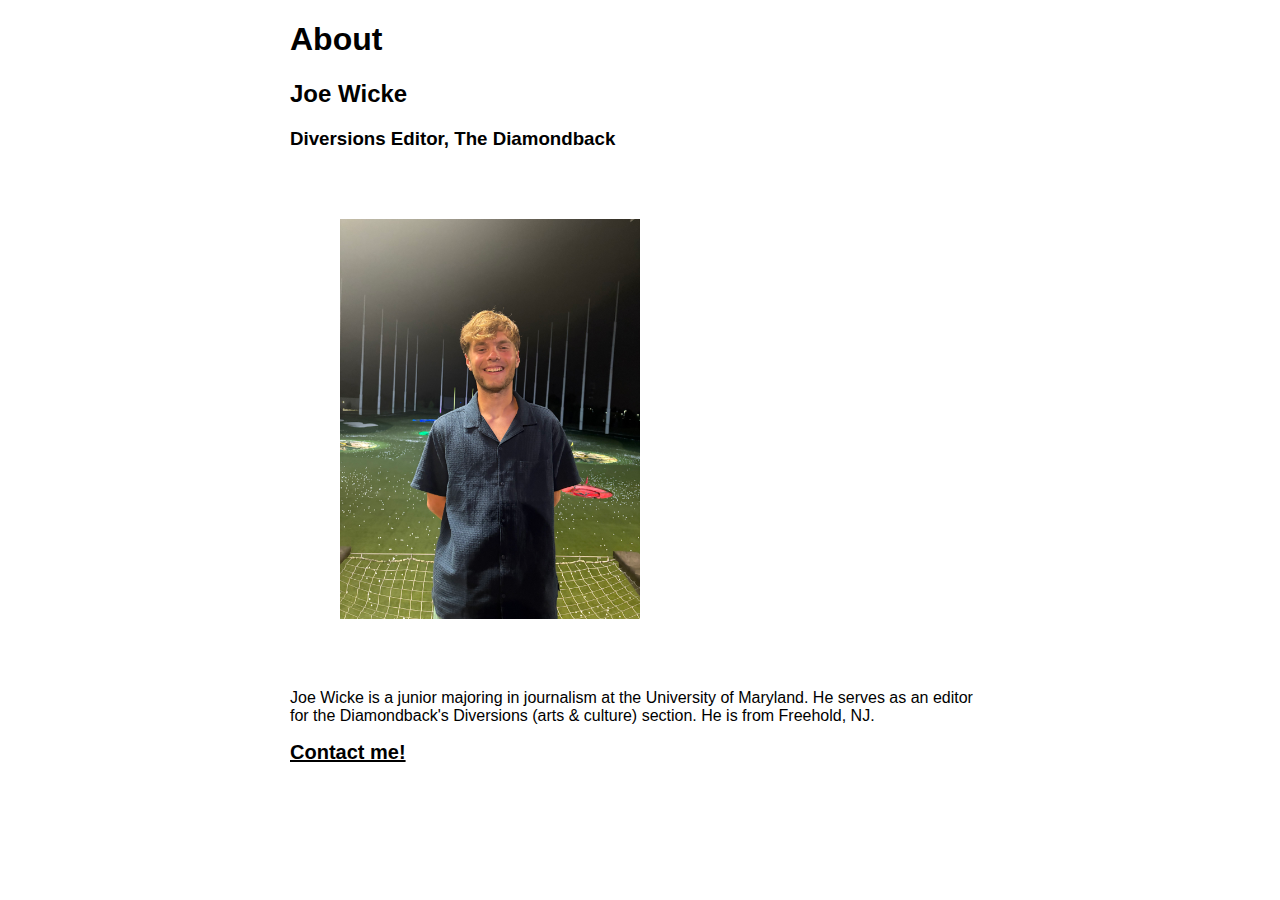
<file: midterm-prep/index.html>
<!doctype html>

<html lang="en">
    <head>
        <meta charset="utf-8" />
        <meta name="viewport" content="width=device-width, initial-scale=1, shrink-to-fit=no" />

        <title>Joe Wicke Midterm Prep</title>
        <link href="style.css" rel="stylesheet" />
    </head>

    <body>
        <div id="info">
            <h1>About</h1>
            <h2>Joe Wicke</h2>
            <h3>Diversions Editor, The Diamondback</h3>
            <img src="Joe-Wicke(copy%201).jpg" id="headshot" alt="A picture of Joe Wicke" />
            <p>
                Joe Wicke is a junior majoring in journalism at the University of Maryland. He serves as an editor for
                the Diamondback's Diversions (arts & culture) section. He is from Freehold, NJ.
            </p>
            <div id="contact">
                <a href="mailto:jswicke@terpmail.umd.edu">Contact me!</a>
            </div>
        </div>
    </body>
</html>
</file>
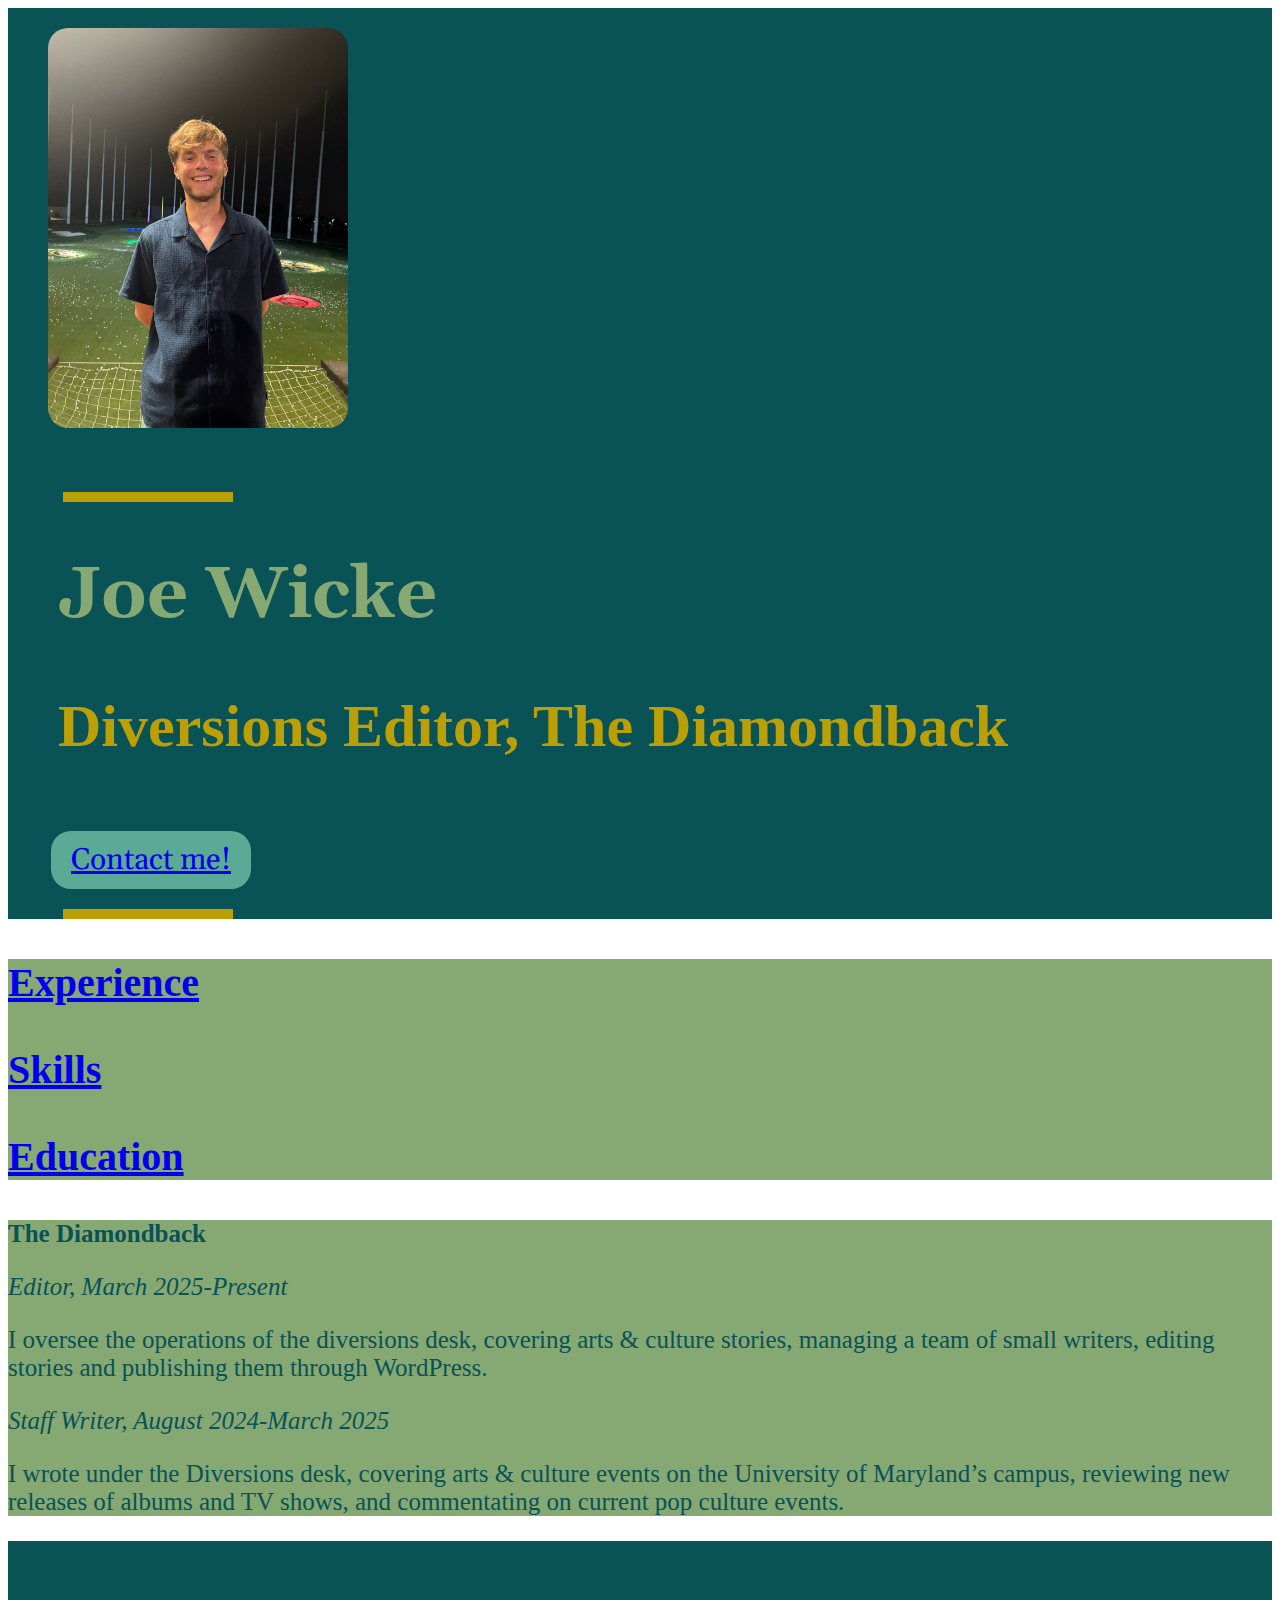
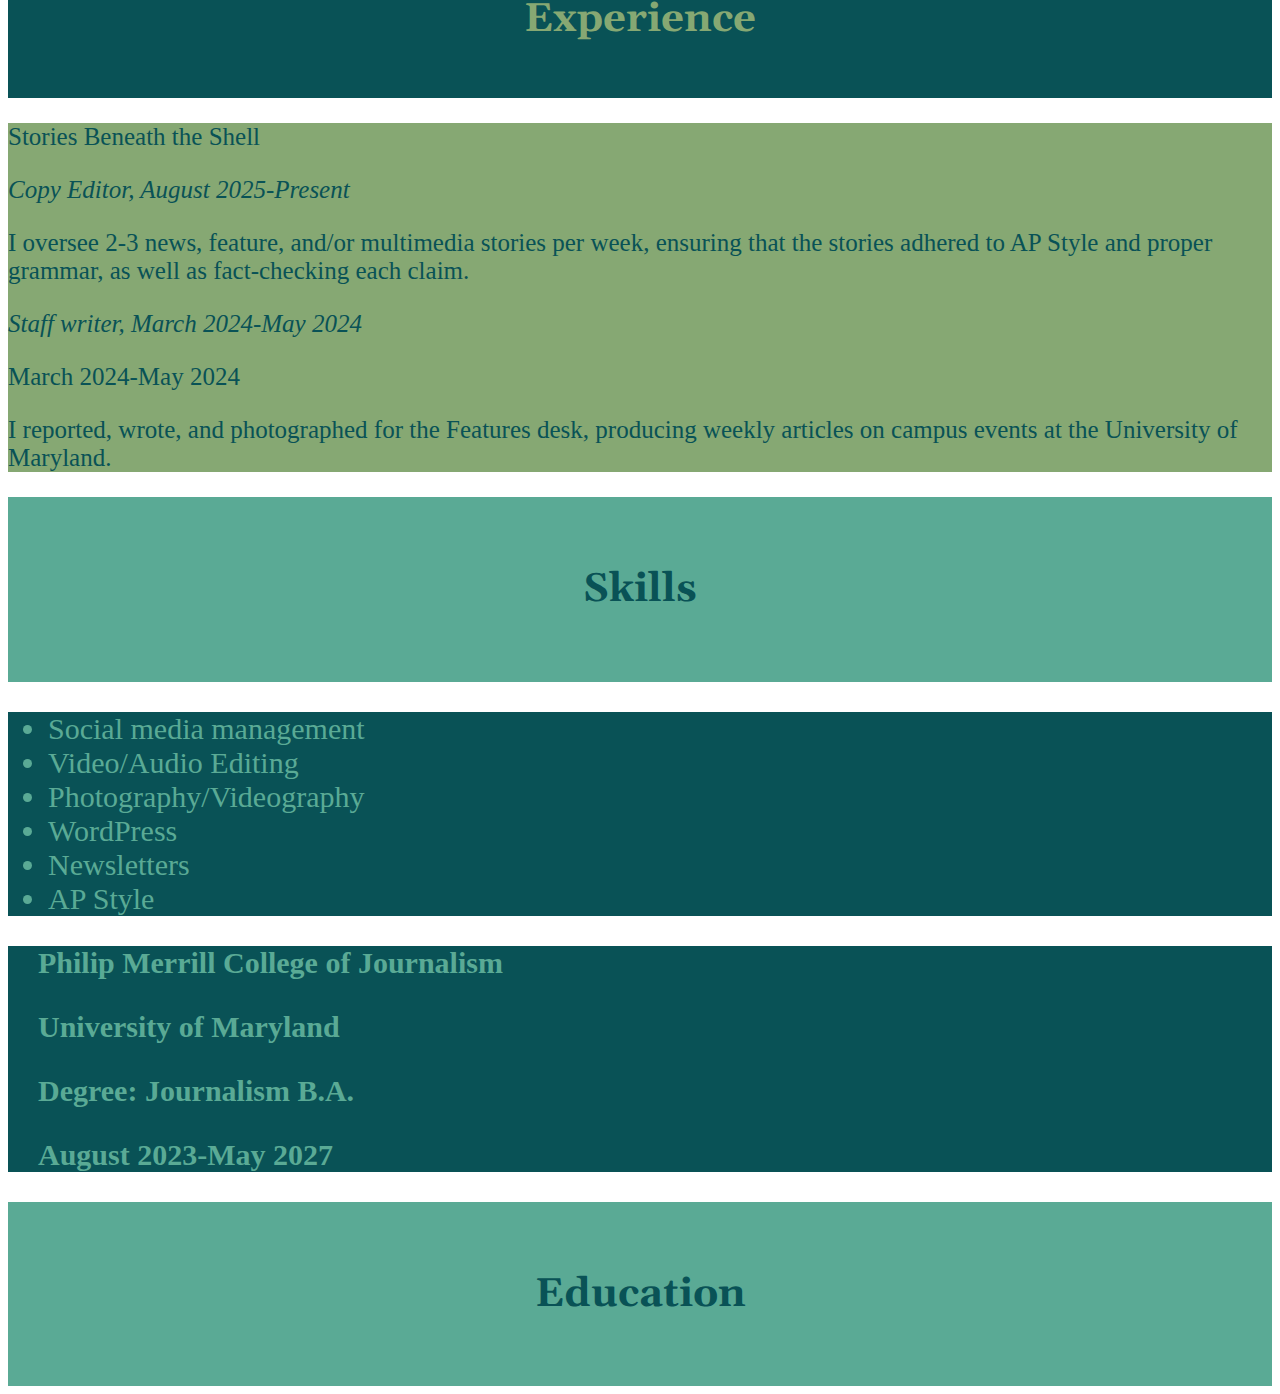
<file: online-portfolio/Final version/index.html>
<!doctype html>
<html lang="en">
    <head>
        <meta charset="UTF-8" />
        <meta name="viewport" content="width=device-width, initial-scale=1" />

        <title>Joe Wicke Portfolio</title>

        <link
            href="https://cdn.jsdelivr.net/npm/bootstrap@5.3.8/dist/css/bootstrap.min.css"
            rel="stylesheet"
            integrity="sha384-sRIl4kxILFvY47J16cr9ZwB07vP4J8+LH7qKQnuqkuIAvNWLzeN8tE5YBujZqJLB"
            crossorigin="anonymous" />

        <link rel="preconnect" href="https://fonts.googleapis.com" />
        <link rel="preconnect" href="https://fonts.gstatic.com" crossorigin />
        <link
            href="https://fonts.googleapis.com/css2?family=Brygada+1918:ital,wght@0,400..700;1,400..700&family=Gelasio:ital,wght@0,400..700;1,400..700&display=swap"
            rel="stylesheet" />

        <link href="style.css" rel="stylesheet" />
    </head>

    <body>
        <div class="container-fluid" id="main-page-info">
            <div class="row">
                <div class="col-sm-6">
                    <img src="Joe-Wicke.jpg" id="headshot" />
                </div>

                <div class="col-sm-6" id="name-title">
                    <div class="rectangle"></div>
                    <h1>Joe Wicke</h1>
                    <h2>Diversions Editor, The Diamondback</h2>
                    <button id="button"><a href="mailto:jswicke@terpmail.umd.edu">Contact me!</a></button>
                    <div class="rectangle"></div>
                </div>
            </div>
        </div>

        <div class="container-fluid" id="navigation">
            <div class="row">
                <div class="col-sm-4" nav>
                    <h3 id="experience"><a href="#experience-section">Experience</a></h3>
                </div>
                <div class="col-sm-4" nav>
                    <h3 id="skills"><a href="#skills-section">Skills</a></h3>
                </div>
                <div class="col-sm-4" nav>
                    <h3 id="education"><a href="#education-section">Education</a></h3>
                </div>
            </div>
        </div>

        <div class="container-fluid" id="experience-section">
            <div class="row">
                <div class="col-sm-4" id="dbk">
                    <p><strong>The Diamondback</strong></p>
                    <p><em>Editor, March 2025-Present</em></p>
                    <p>
                        I oversee the operations of the diversions desk, covering arts & culture stories, managing a
                        team of small writers, editing stories and publishing them through WordPress.
                    </p>
                    <p><em>Staff Writer, August 2024-March 2025</em></p>

                    <p>
                        I wrote under the Diversions desk, covering arts & culture events on the University of
                        Maryland’s campus, reviewing new releases of albums and TV shows, and commentating on current
                        pop culture events.
                    </p>
                </div>
                <div class="col-sm-4" id="exp-title">
                    <h4>Experience</h4>
                </div>
                <div class="col-sm-4" id="sbs">
                    <p>Stories Beneath the Shell</p>
                    <p><em>Copy Editor, August 2025-Present</em></p>
                    <p>
                        I oversee 2-3 news, feature, and/or multimedia stories per week, ensuring that the stories
                        adhered to AP Style and proper grammar, as well as fact-checking each claim.
                    </p>
                    <p><em>Staff writer, March 2024-May 2024</em></p>
                    <p>March 2024-May 2024</p>
                    <p>
                        I reported, wrote, and photographed for the Features desk, producing weekly articles on campus
                        events at the University of Maryland.
                    </p>
                </div>
            </div>
        </div>

        <div class="container-fluid" id="skills-section">
            <div class="row">
                <div class="col-sm-6" id="skills-title">
                    <h5>Skills</h5>
                </div>
                <div class="col-sm-6" id="skills-list">
                    <ul>
                        <li>Social media management</li>
                        <li>Video/Audio Editing</li>
                        <li>Photography/Videography</li>
                        <li>WordPress</li>
                        <li>Newsletters</li>
                        <li>AP Style</li>
                    </ul>
                </div>
            </div>
        </div>

        <div class="container-fluid" id="education-section">
            <div class="row">
                <div class="col-sm-6" id="education-info">
                    <h6>Philip Merrill College of Journalism</h6>
                    <h6>University of Maryland</h6>
                    <h6>Degree: Journalism B.A.</h6>
                    <h6>August 2023-May 2027</h6>
                </div>

                <div class="col-sm-6" id="education-title">
                    <h5>Education</h5>
                </div>
            </div>
        </div>
    </body>
</html>
</file>
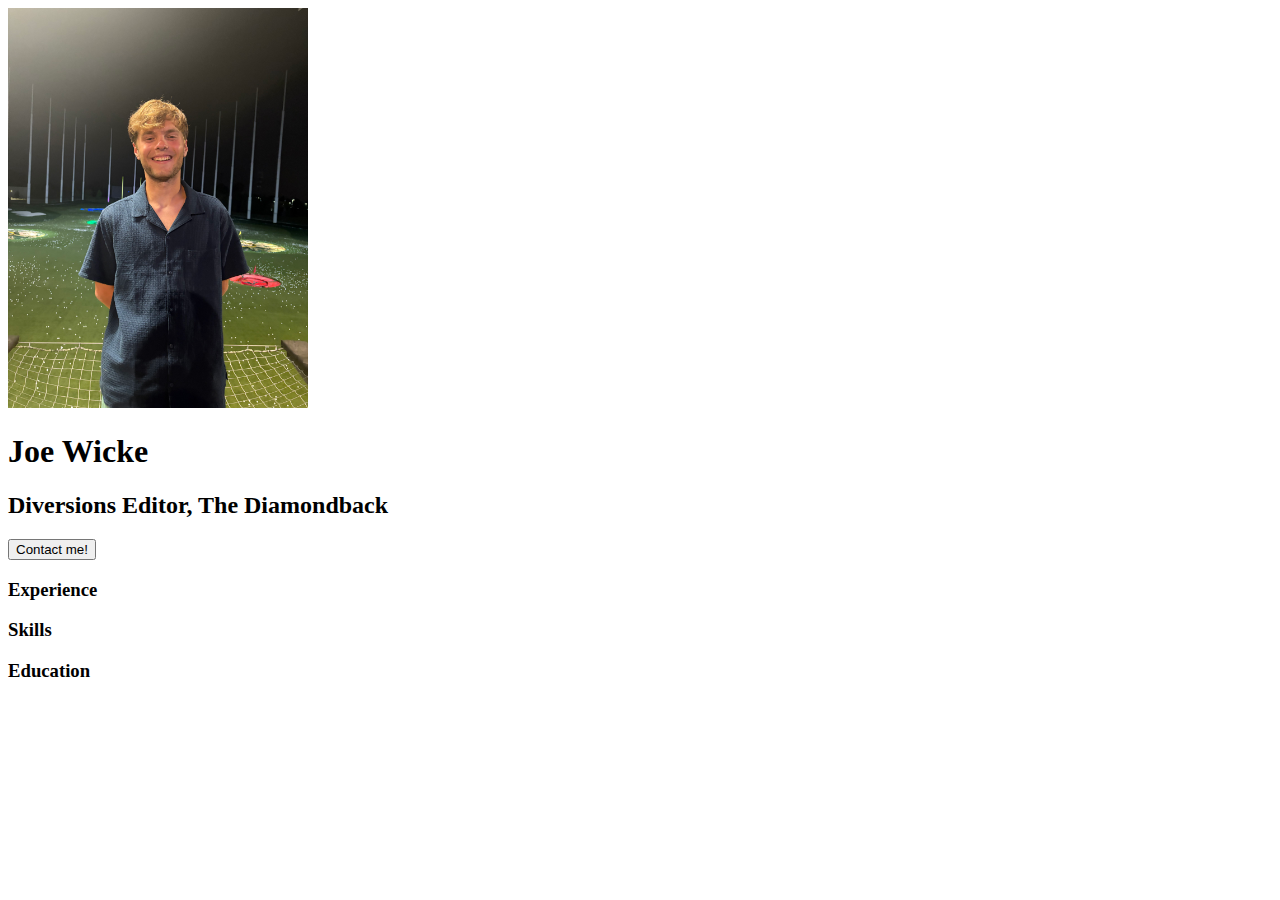
<file: online-portfolio/mockup/index.html>
<!doctype html>
<html lang="en">
    <head>
        <meta charset="UTF-8" />
        <meta name="viewport" content="width=device-width, initial-scale=1" />

        <title>Joe Wicke Portfolio</title>

        <link
            href="https://cdn.jsdelivr.net/npm/bootstrap@5.3.8/dist/css/bootstrap.min.css"
            rel="stylesheet"
            integrity="sha384-sRIl4kxILFvY47J16cr9ZwB07vP4J8+LH7qKQnuqkuIAvNWLzeN8tE5YBujZqJLB"
            crossorigin="anonymous" />
        <link href="style.css" rel="stylesheet" />
    </head>

    <body>
        <div class="container-fluid">
            <div class="row">
                <div class="col-sm-6">
                    <img src="Joe-Wicke.jpg" alt="Joe Wicke Headshot" width=300px/>
                </div>
                <div class="col-sm-6">
                    <h1>Joe Wicke</h1>
                    <h2>Diversions Editor, The Diamondback</h2>
                    <button>Contact me!</button>
                </div>
            </div>
        </div>

        <div class="container-fluid">
            <div class="row">
                <div class="col-sm-4">
                    <h3>Experience</h3>
                </div>
                <div class="col-sm-4">
                    <h3>Skills</h3>
                </div>
                <div class="col-sm-4">
                    <h3>Education</h3>
                </div>
            </div>
        </div>
    </body>
</html>
</file>
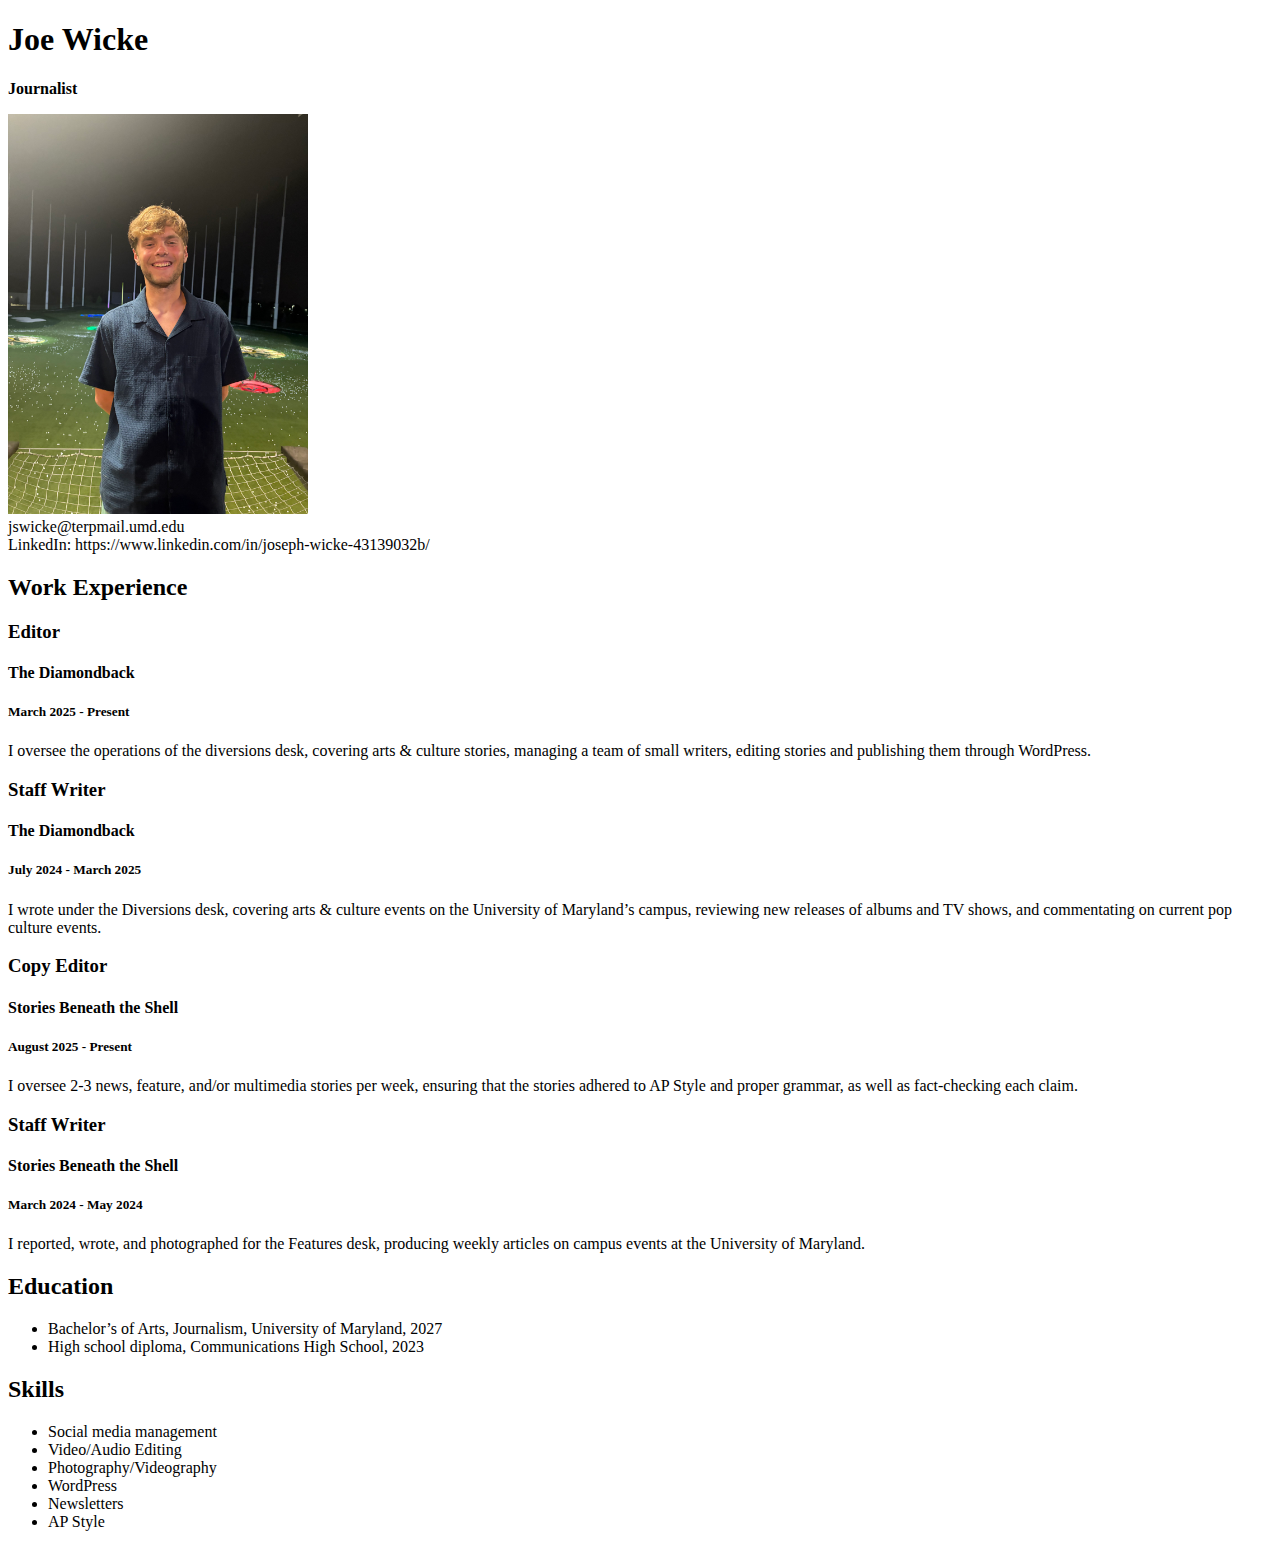
<file: resume.html>
<!DOCTYPE html>
<html>
    <head>
        <title> Joe Wicke Resume</title>
    </head>
    <body>
        <h1>Joe Wicke</h1>
        <p><strong>Journalist</strong></p>
        <img src="Joe-Wicke.jpg" alt="a photo of Joe Wicke" width="300"/>
        
        <div id="contact">
        jswicke@terpmail.umd.edu<br>LinkedIn: https://www.linkedin.com/in/joseph-wicke-43139032b/
        </div>
        
        <h2>Work Experience</h2>
        <h3>Editor</h3>
        <h4>The Diamondback</h4>
        <h5>March 2025 - Present</h5>
        <p>I oversee the operations of the diversions desk, covering arts & culture stories, managing a team of small writers, editing stories and publishing them through WordPress.</p>
        
        <h3>Staff Writer</h3>
        <h4>The Diamondback</h4>
        <h5>July 2024 - March 2025</h5>
        <p>I wrote under the Diversions desk, covering arts & culture events on the University of Maryland’s campus, reviewing new releases of albums and TV shows, and commentating on current pop culture events.</p>
        
        <h3>Copy Editor</h3>
        <h4>Stories Beneath the Shell</h4>
        <h5>August 2025 - Present</h5>
        <p>I oversee 2-3 news, feature, and/or multimedia stories per week, ensuring that the stories adhered to AP Style and proper grammar, as well as fact-checking each claim.</p>
        
        <h3>Staff Writer</h3>
        <h4>Stories Beneath the Shell</h4>
        <h5>March 2024 - May 2024</h5>
        <p>I reported, wrote, and photographed for the Features desk, producing weekly articles on campus events at the University of Maryland.</p>

        <h2>Education</h2>
        <ul>
            <li>Bachelor’s of Arts, Journalism, University of Maryland, 2027</li>
            <li>High school diploma, Communications High School, 2023</li>
        </ul>
        <h2>Skills</h2>
        <ul>
            <li>Social media management</li>
            <li>Video/Audio Editing</li>
            <li>Photography/Videography</li>
            <li>WordPress</li>
            <li>Newsletters</li>
            <li>AP Style</li>
        </ul>
    </body>
</html>
</file>
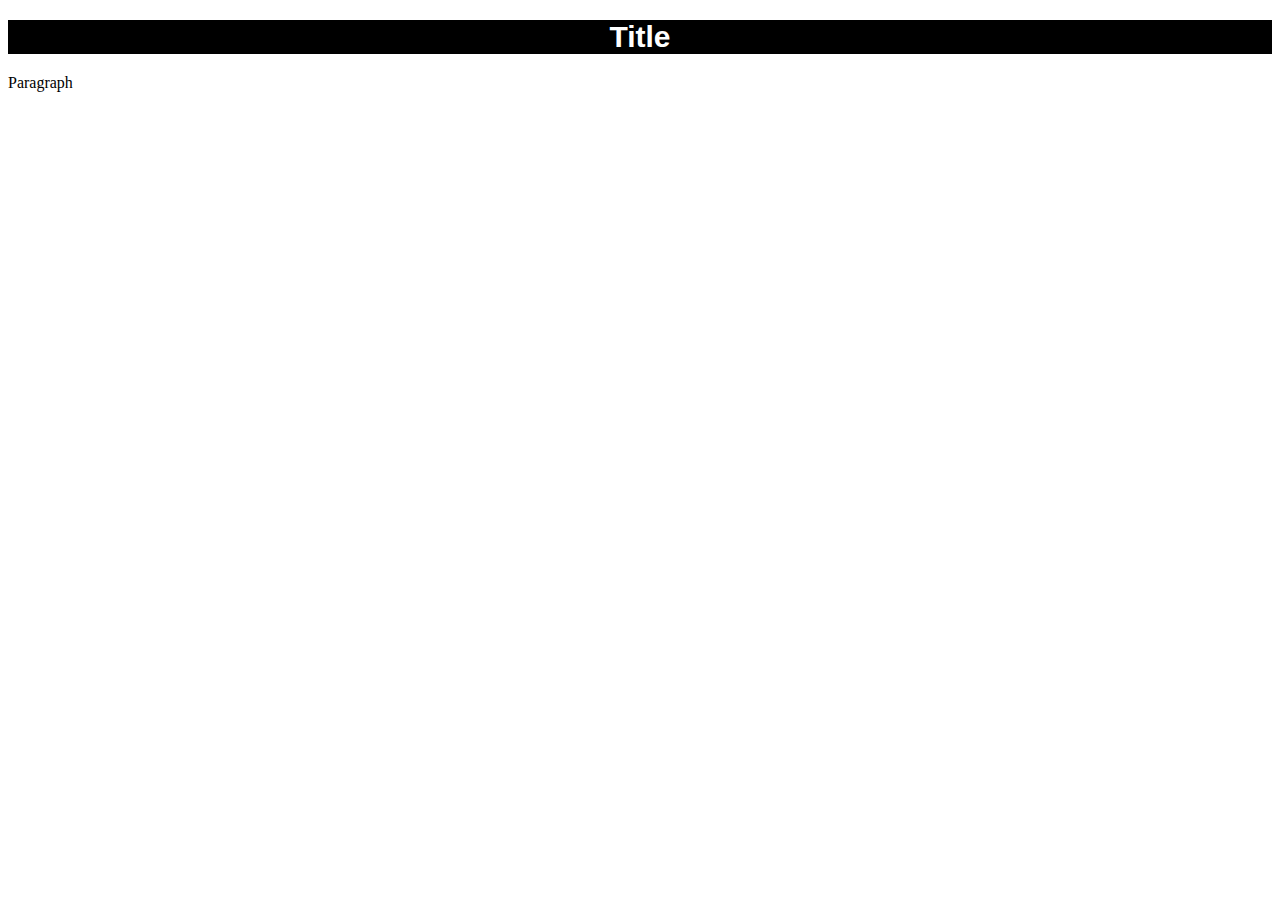
<file: styled-text.html>
<!doctype html>
<html lang="en">
    <head>
        <title>Stytled Text</title>
    </head>

    <body>
        <h1
            style="
                background-color: black;
                color: white;
                font-family: Arial, Helvetica, sans-serif;
                text-align: center;
                font-size: 30px;
            ">
            Title
        </h1>
        <p>Paragraph</p>
    </body>
</html>
<!--Not sure if I have to put this but I made this myself!-->
</file>
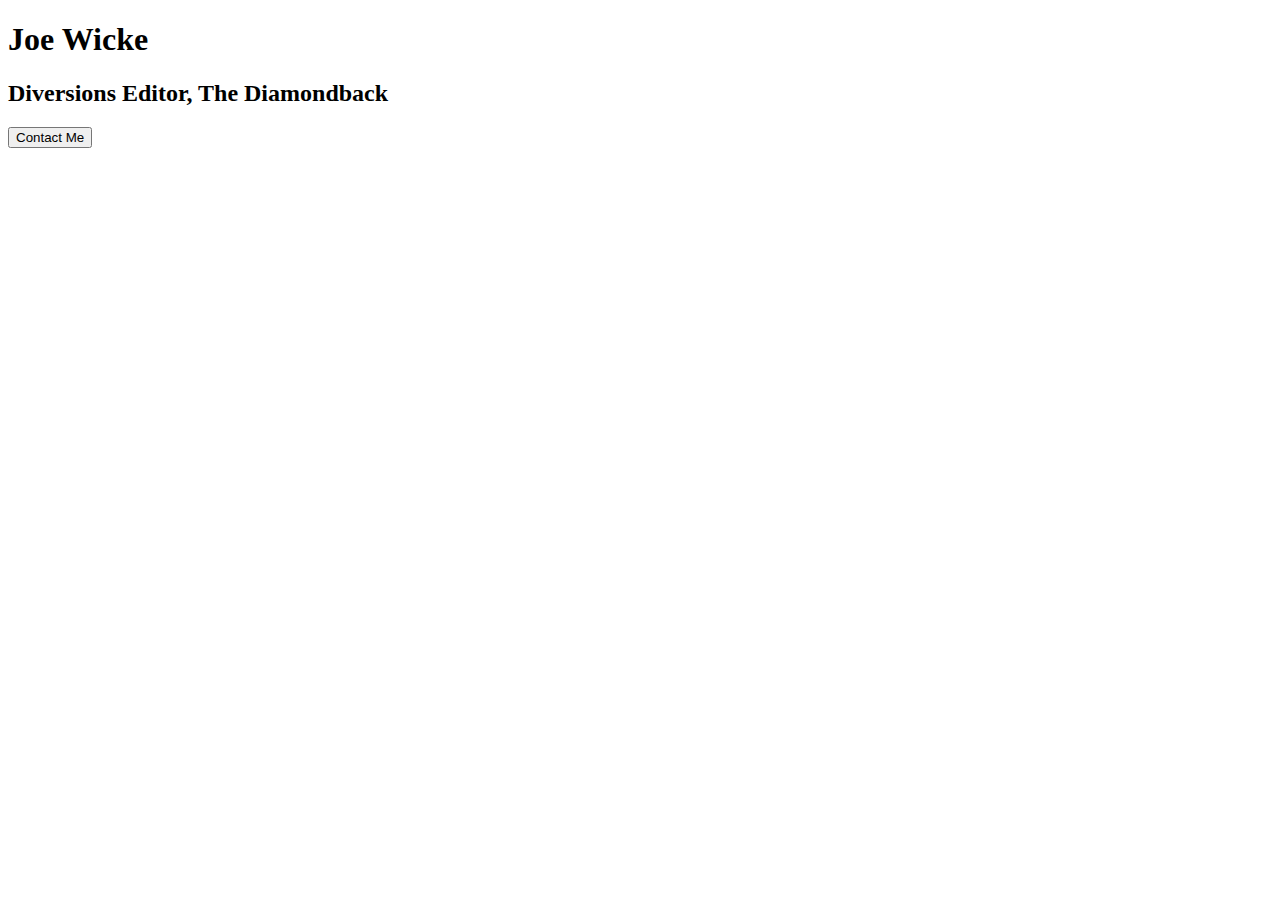
<file: button-assignment/index2.html>
<!DOCTYPE html>
<html lang="en">
<head>    
    <title>YOUR NAME Button</title>
</head>
<h1>Joe Wicke</h1>
    <h2>Diversions Editor, The Diamondback</h2>
<body>
    <button>Contact Me</button>
</body>
    
</html>
</file>
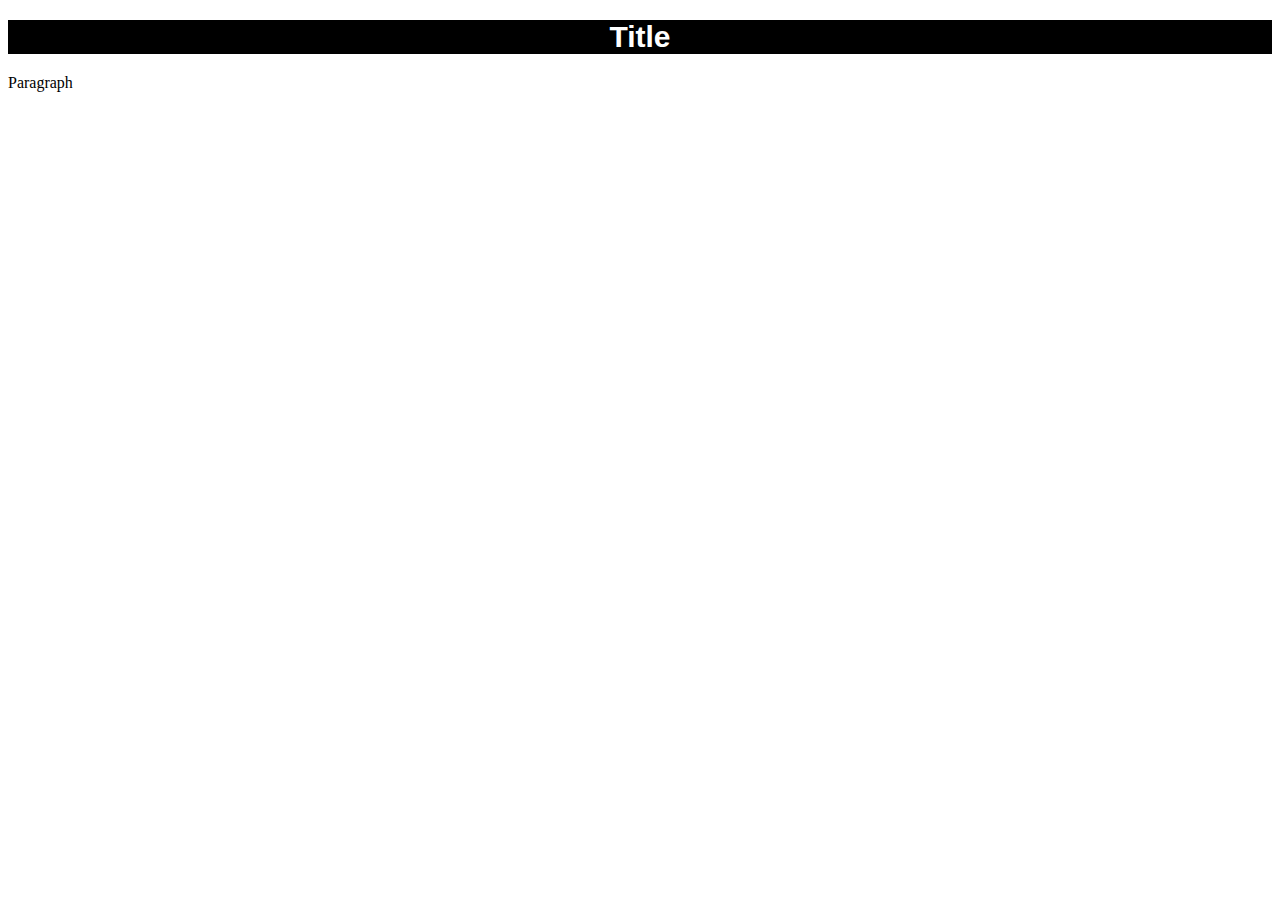
<file: styling-assignment/styled-text.html>
<!doctype html>
<html lang="en">
    <head>
        <title>Styled Text</title>
        <link href="style.css" rel="stylesheet" />
    </head>
    <body>
        <h1>Title</h1>
        <p>Paragraph</p>
    </body>
</html>
<!--Not sure if I have to put this but I made this myself!-->
</file>
<file: contact-button-assignment/style.css>
/*
MY COLOR PALETTE
Color 1 - #095256
Color 2 - #087f8c
Color 3 - #5aaa95
Color 4 - #86a873
Color 5 - #bb9f06
*/

body {
    background-color: #86a873;
    color: #095256;
}

button {
    background-color: #095256;
    font-family: "Cambria", "Cochin", "Georgia", "Times";
    color: #bb9f06;
    width: 200px;
    padding: 10px;
    font-size: 30px;
    margin-top: 50px;
    border: none;
    border-radius: 20px;
}

button:hover {
    background-color: #087f8c;
}

h1 {
    font-family: "Gelasio", serif;
}

h2 {
    font-family: "Brygada 1918", serif;
}
</file>
<file: data-viz-project/style.css>
#article {
    margin: auto;
    width: 100%;
}

body {
    background-color: blueviolet;
}

h1 {
    color: white;
}

h2 {
    color: white;
}

h3 {
    color: white;
}

h4 {
    color: white;
}

p {
    color: white;
}
</file>
<file: engl398-portfolio/style.css>
h1 {
    font-family: Gelasio;
    color: #86a873;
    font-size: 60px;
    font-weight: 700;
}

h2 {
    font-family: Brygada;
    font-size: 25px;
    color: #bb9f06;
}

@media {
    h2 {
        font-size: 20px;
    }
}

@media (min-width: 576px) {
    h1 {
        margin-left: 50px;
    }
    h2 {
        font-size: 26px;
        margin-left: 50px;
    }
    button {
        margin-left: 43px;
    }
    h7{
        font-size: 14px;
    }
}

@media (min-width: 768px) {
    h1 {
        font-size: 50px;
    }
    h2 {
        font-size: 38px;
    }
    h7{
        font-size:14px
    }
}

@media (min-width: 992px) {
    h1 {
        font-size: 65px;
    }
    h2 {
        font-size: 38px;
    }
    h7{
        font-size: 16px
    }
}

@media (min-width: 1200px) {
    h1 {
        font-size: 72px;
    }
    h2 {
        font-size: 60px;
    }
    h7 {
    font-size: 23px;
}
}

h3 {
    font-family: Brygada;
    font-size: 40px;
}

h4 {
    font-family: Gelasio;
    color: #86a873;
    font-size: 40px;
    font-weight: 700;
}

h5 {
    font-family: Gelasio;
    color: #095256;
    font-size: 40px;
    font-weight: 700;
}

h6 {
    font-family: Brygada;
    font-size: 30px;
    margin: 30px;
}

h7{
    font-family: Brygada;
    color: #bb9f06;
}

button {
    background-color: #5aaa95;
    font-family: Gelasio;
    color: #bb9f06;
    width: 200px;
    padding: 10px;
    font-size: 30px;
    margin-top: 20px;
    margin-bottom: 20px;
    border: none;
    border-radius: 20px;
}

button:hover {
    background-color: #087f8c;
}

#name-title {
    margin-top: 40px;
}

#main-page-info {
    background-color: #095256;
}

#navigation {
    background-color: #86a873;
}

.nav a {
    color: #095256;
}

#footer {
    background-color: #86a873;
}

#headshot {
    width: 300px;
    padding: 0;
    margin: 20px 40px 20px 40px;
    border-radius: 20px;
}

#exp-title {
    align-content: center;
    text-align: center;
    background-color: #095256;
}

#dbk {
    background-color: #86a873;
}

#sbs {
    background-color: #86a873;
}

#skills-title {
    background-color: #5aaa95;
    align-content: center;
    text-align: center;
    font-family: Brygada;
}

#skills-list {
    background-color: #095256;
    font-family: Brygada;
    font-size: 30px;
}

li {
    color: #5aaa95;
}

p {
    color: #095256;
    font-family: Brygada;
    font-size: 25px;
}

#education-info {
    background-color: #095256;
    font-family: Brygada;
    color: #5aaa95;
}

#education-title {
    background-color: #5aaa95;
    align-content: center;
    text-align: center;
}

.rectangle {
    height: 10px;
    width: 170px;
    margin-left: 55px;
    background-color: #bb9f06;
}

footer{
    font-family: Brygada;
    color: #bb9f06;
    
}
</file>
<file: final-project/style.css>
/*Colors
 * Gray-orange: #a66940
*/

@media screen {
    img {
        width: 100%;
    }

    #topper {
        background-color: #a66940;
        margin-bottom: 30px;
    }

    #imgcol {
        background-image: url(header-image.jpg);
        background-size: cover;
        background-position: center;
        height: 100vh;
    }

    #headline {
        font-family: "Goudy Bookletter 1911", serif;
        font-weight: 400;
        color: white;
        text-align: center;
        padding: 40px;
        margin-top: 20px;
        font-size: 55px;
    }

    #caption {
        font-family: "Quicksand", sans-serif;
        text-align: center;
        align-content: center;
        color: white;
        padding: 50px;
        font-size: 23px;
    }

    #byline {
        font-family: "Quicksand", sans-serif;
        font-weight: 700;
        text-align: center;
        align-content: center;
        color: white;
        font-size: 20px;
    }

    #dateline {
        font-family: "Quicksand", sans-serif;
        text-align: center;
        align-content: center;
        color: white;
        font-size: 20px;
    }

    p {
        font-family: "Quicksand", sans-serif;
        font-size: 20px;
    }

    h5 {
        background-color: #a66940;
        border-radius: 15px;
        font-family: "Goudy Bookletter 1911", serif;
        font-size: 50px;
        font-weight: 500;
        color: white;
        text-align: center;
    }

    .attribution {
        font-family: "Goudy Bookletter 1911", serif;
        font-size: 30px;
        font-weight: 500;
    }

    .body-text {
        padding-left: 100px;
        padding-right: 100px;
    }

    a {
        color: #a66940;
        text-decoration: none;
    }

    .flourish-chart {
        padding-left: 20px;
        padding-right: 20px;
    }

    h6 {
        float: right;
        margin-right: 20px;
    }

    footer {
        color: white;
        margin-top: 
            200px;
        font-size: 10px;
    }
}

@media (min-width: 576px) {
    .body-text {
        padding-left: 200px;
        padding-right: 200px;
    }

    .pull-quote {
        padding-left: 100px;
        padding-right: 100px;
    }

    .flourish-chart {
        padding-left: 300px;
        padding-right: 300px;
        padding-top: 20px;
        padding-bottom: 20px;
        align-content: center;
    }
}

@media {
    .pull-quote {
        padding-left: 35px;
        padding-right: 35px;
    }

    h5 {
        font-size: 27px;
    }

    .body-text {
        padding-left: 25px;
        padding-right: 25px;
    }

    .attribution {
        font-size: 15px;
    }

    p {
        font-size: 18px;
    }

    h6 {
        font-size: 10px;
    }
    
}

@media (min-width: 992px) {
    .body-text {
        padding-left: 200px;
        padding-right: 200px;
    }

    p {
        font-size: 25px;
    }

    .pull-quote {
        padding-left: 200px;
        padding-right: 200px;
    }

    h5 {
        font-size: 40px;
    }

    .attribution {
        font-size: 25px;
    }

    .flourish-embed {
        padding-left: 200px;
        padding-right: 200px;
    }

    .flourish-chart {
        padding-left: 200px;
        padding-right: 200px;
    }

    #map {
        padding-left: 200px;
        padding-right: 200px;
    }

    h6 {
        padding-left: 200px;
        padding-right: 200px;
    }
}
</file>
<file: midterm-prep/style.css>
#headshot {
    width: 300px;
    margin: 50px;
}

body {
    font-family: Arial, sans-serif;
}

a {
    font-weight: bold;
    color: black;
    font-size: 20px;
}

a:hover {
    color: red;
}

#info {
    width: 700px;
    margin: auto;
}

@media (min-width: 576px) {
}
</file>
<file: online-portfolio/Final version/style.css>
h1 {
    font-family: Gelasio;
    color: #86a873;
    font-size: 60px;
    font-weight: 700;
}

h2 {
    font-family: Brygada;
    font-size: 25px;
    color: #bb9f06;
}

@media {
    h2 {
        font-size: 20px;
    }
}

@media (min-width: 576px) {
    h1 {
        margin-left: 50px;
    }
    h2 {
        font-size: 26px;
        margin-left: 50px;
    }
    button {
        margin-left: 43px;
    }
}

@media (min-width: 768px) {
    h1 {
        font-size: 50px;
    }
    h2 {
        font-size: 38px;
    }
}

@media (min-width: 992px) {
    h1 {
        font-size: 65px;
    }
    h2 {
        font-size: 38px;
    }
}

@media (min-width: 1200px) {
    h1 {
        font-size: 72px;
    }
    h2 {
        font-size: 60px;
    }
}

h3 {
    font-family: Brygada;
    font-size: 40px;
}

h4 {
    font-family: Gelasio;
    color: #86a873;
    font-size: 40px;
    font-weight: 700;
}

h5 {
    font-family: Gelasio;
    color: #095256;
    font-size: 40px;
    font-weight: 700;
}

h6 {
    font-family: Brygada;
    font-size: 30px;
    margin: 30px;
}
button {
    background-color: #5aaa95;
    font-family: Gelasio;
    color: #bb9f06;
    width: 200px;
    padding: 10px;
    font-size: 30px;
    margin-top: 20px;
    margin-bottom: 20px;
    border: none;
    border-radius: 20px;
}

button:hover {
    background-color: #087f8c;
}

#name-title {
    margin-top: 40px;
}

#main-page-info {
    background-color: #095256;
}

#navigation {
    background-color: #86a873;
}

.nav a {
    color: #095256;
}

#footer {
    background-color: #86a873;
}

#headshot {
    width: 300px;
    padding: 0;
    margin: 20px 40px 20px 40px;
    border-radius: 20px;
}

#exp-title {
    align-content: center;
    text-align: center;
    background-color: #095256;
}

#dbk {
    background-color: #86a873;
}

#sbs {
    background-color: #86a873;
}

#skills-title {
    background-color: #5aaa95;
    align-content: center;
    text-align: center;
    font-family: Brygada;
}

#skills-list {
    background-color: #095256;
    font-family: Brygada;
    font-size: 30px;
}

li {
    color: #5aaa95;
}

p {
    color: #095256;
    font-family: Brygada;
    font-size: 25px;
}

#education-info {
    background-color: #095256;
    font-family: Brygada;
    color: #5aaa95;
}

#education-title {
    background-color: #5aaa95;
    align-content: center;
    text-align: center;
}

.rectangle {
    height: 10px;
    width: 170px;
    margin-left: 55px;
    background-color: #bb9f06;
}
</file>
<file: online-portfolio/mockup/style.css>
img{
    width:300px;
}
</file>
<file: styling-assignment/style.css>
h1{
    background-color: black;
    color: white;
    font-family: Arial, Helvetica, sans-serif;
    text-align: center;
    font-size: 30px;
}
</file>
